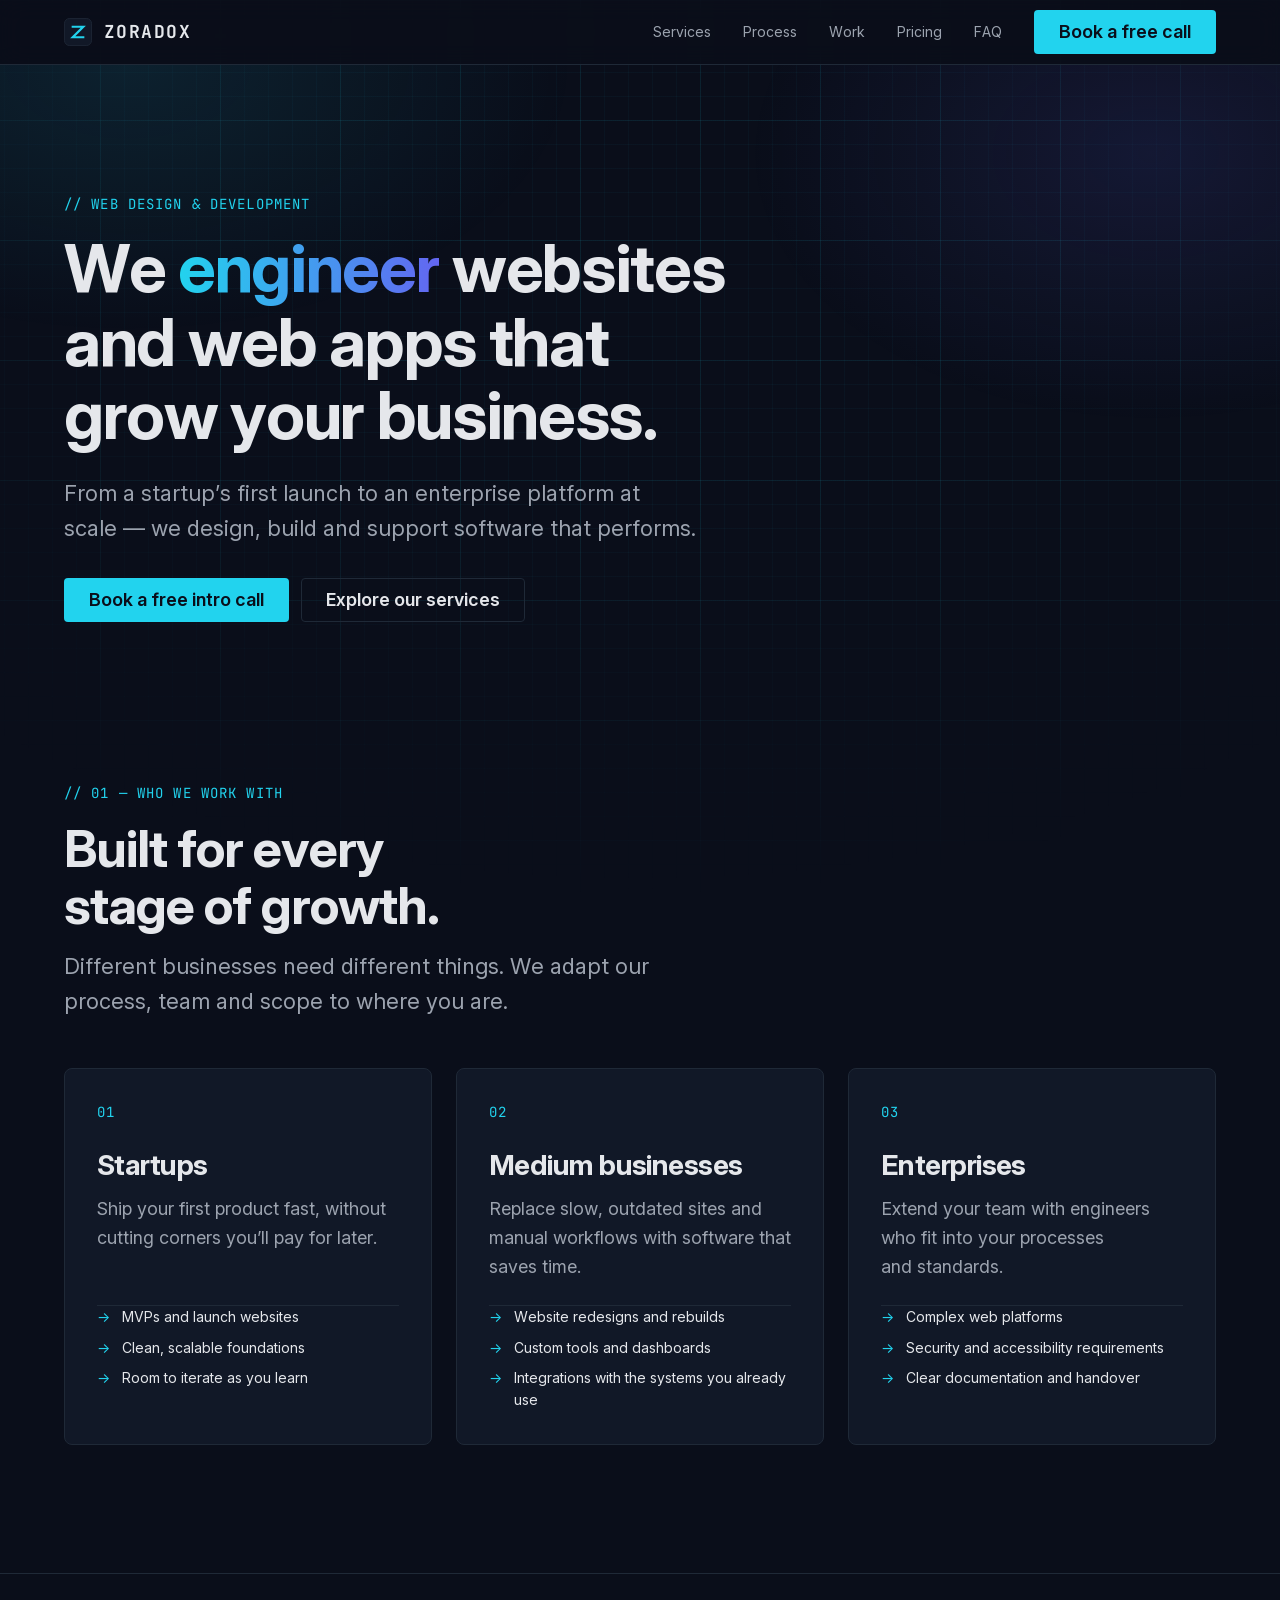
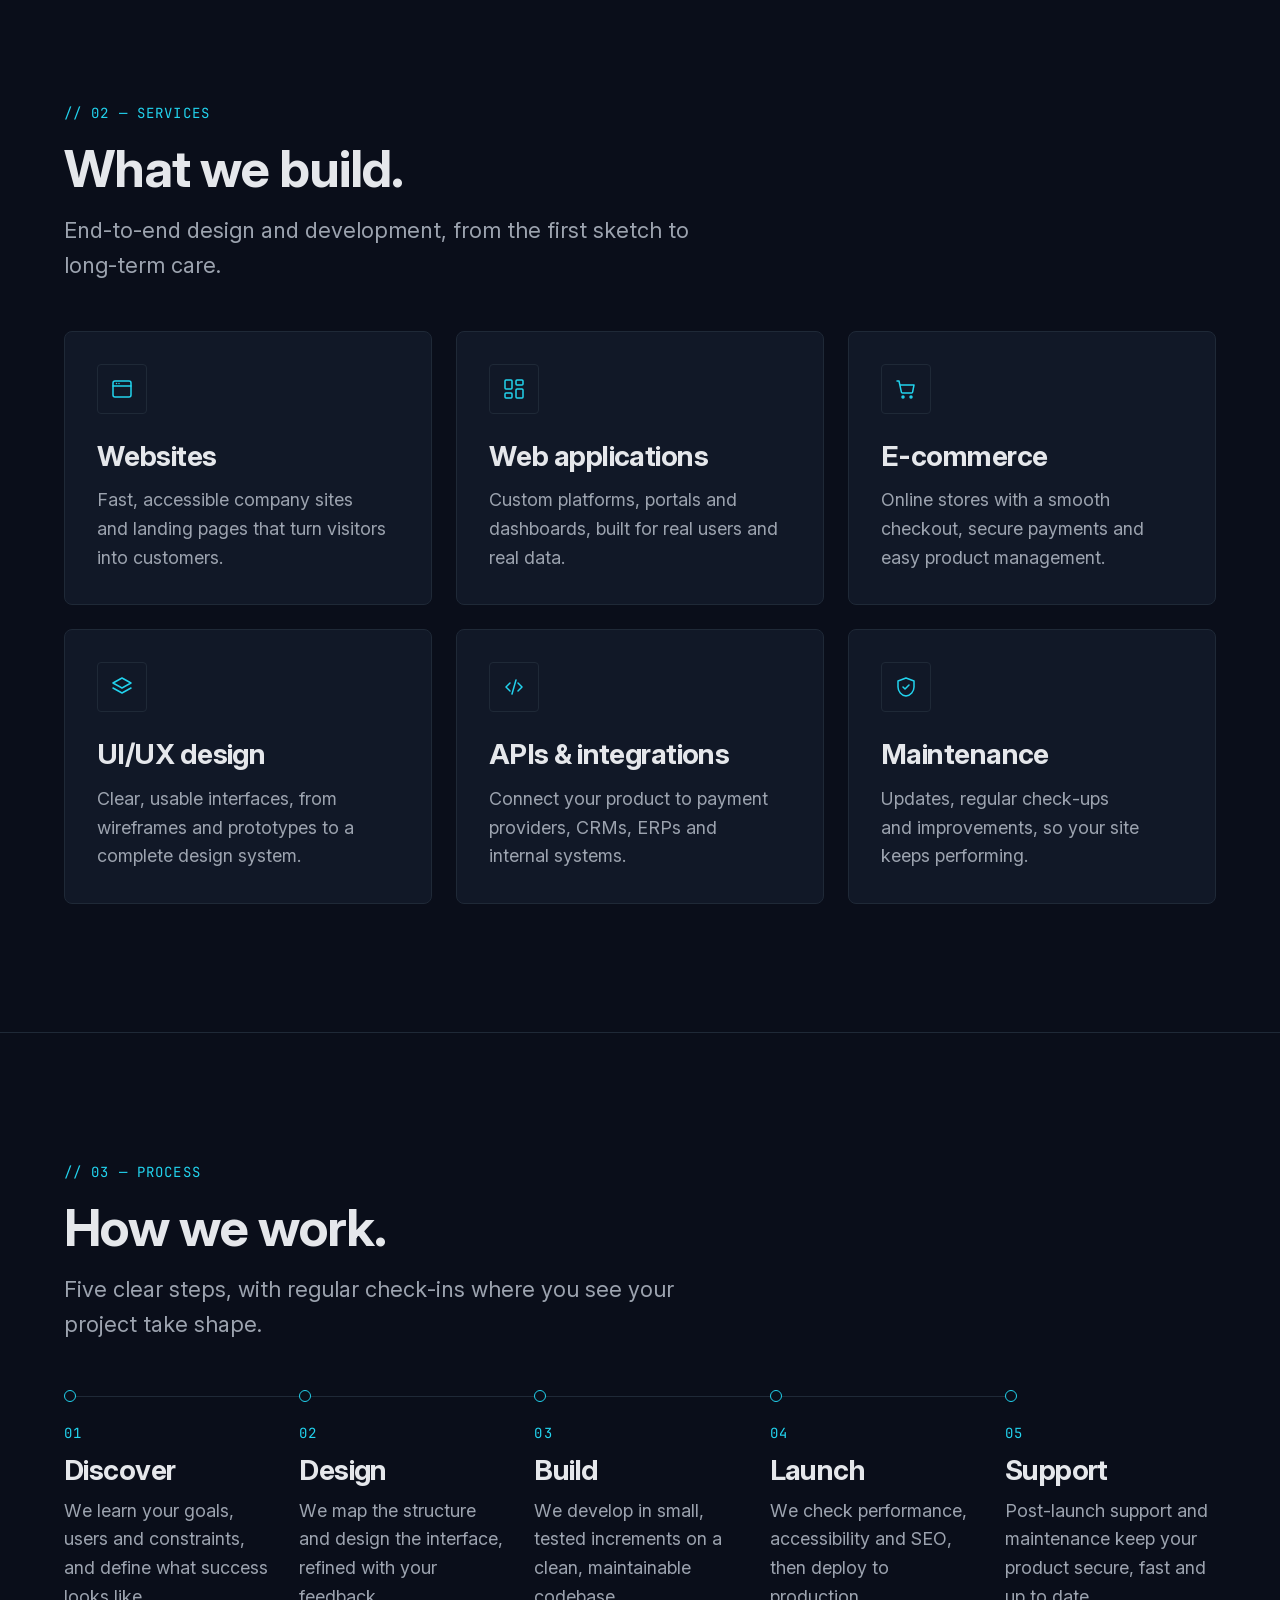
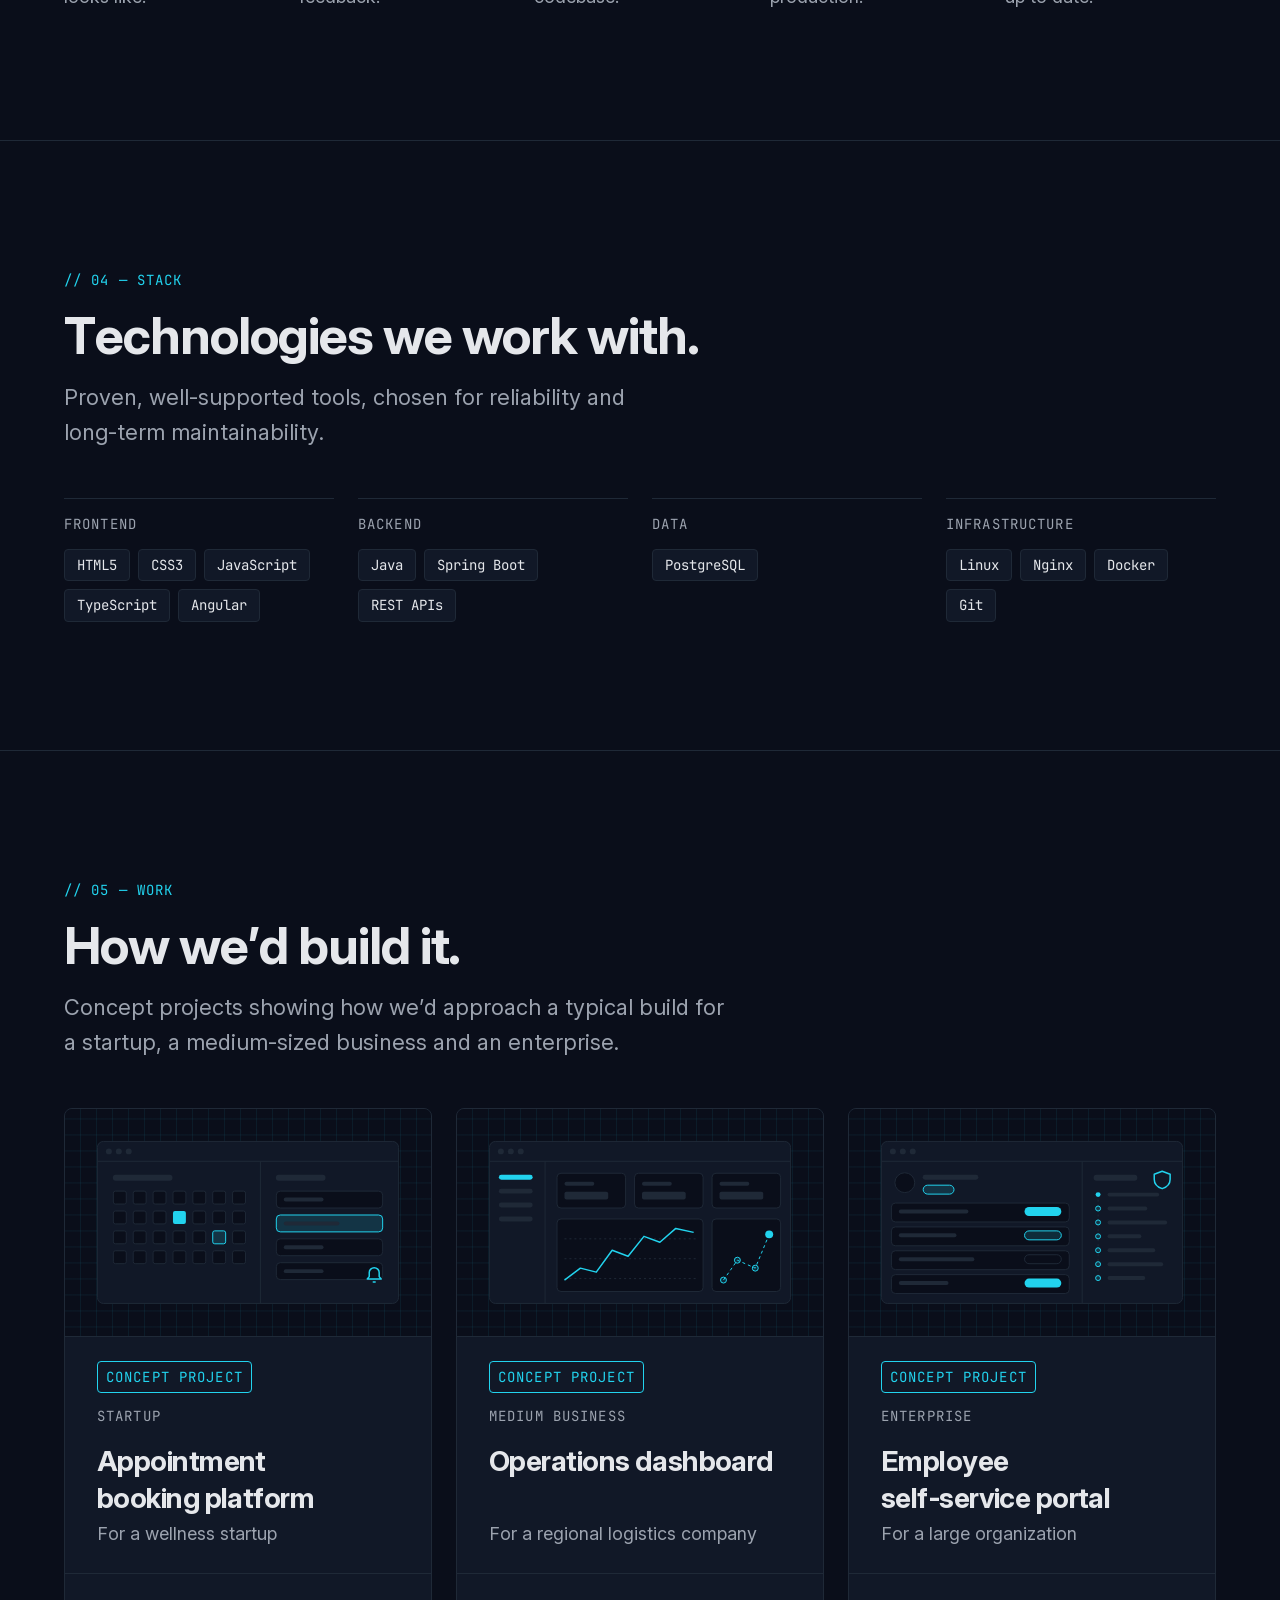
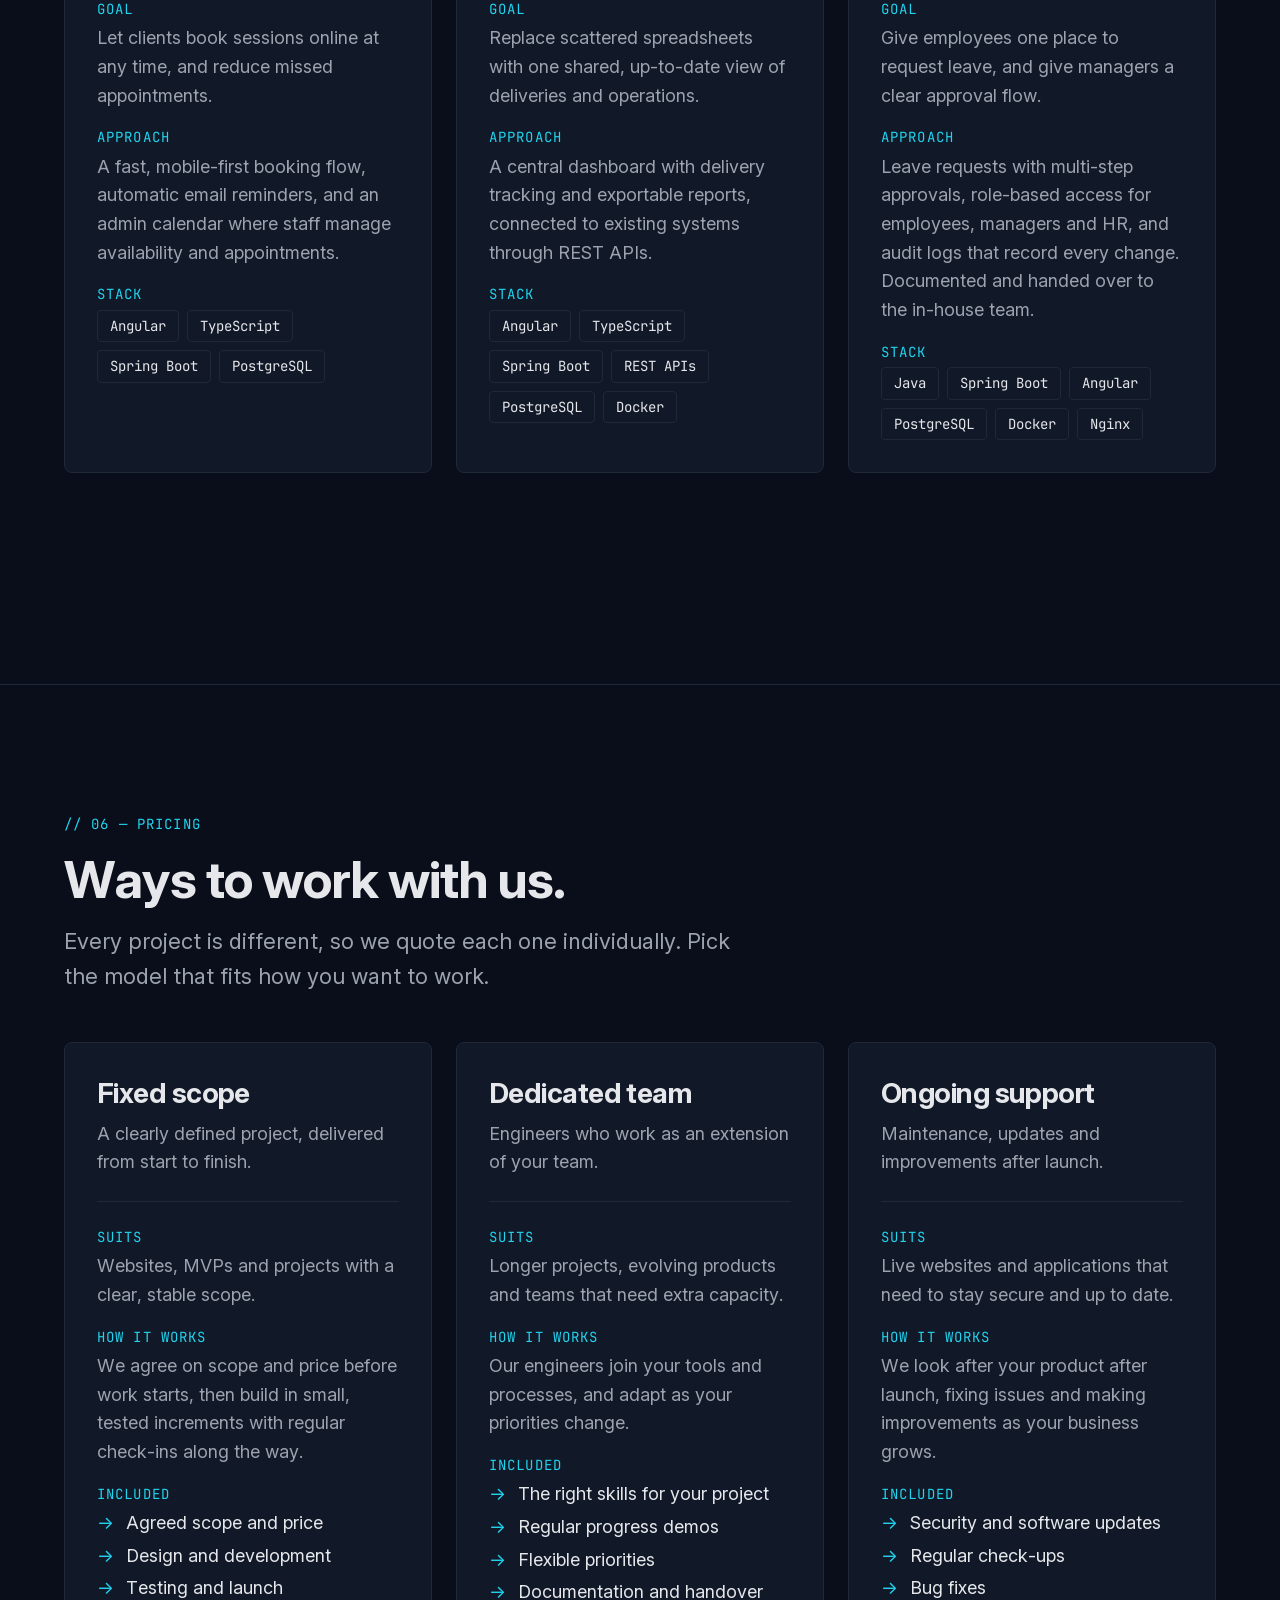
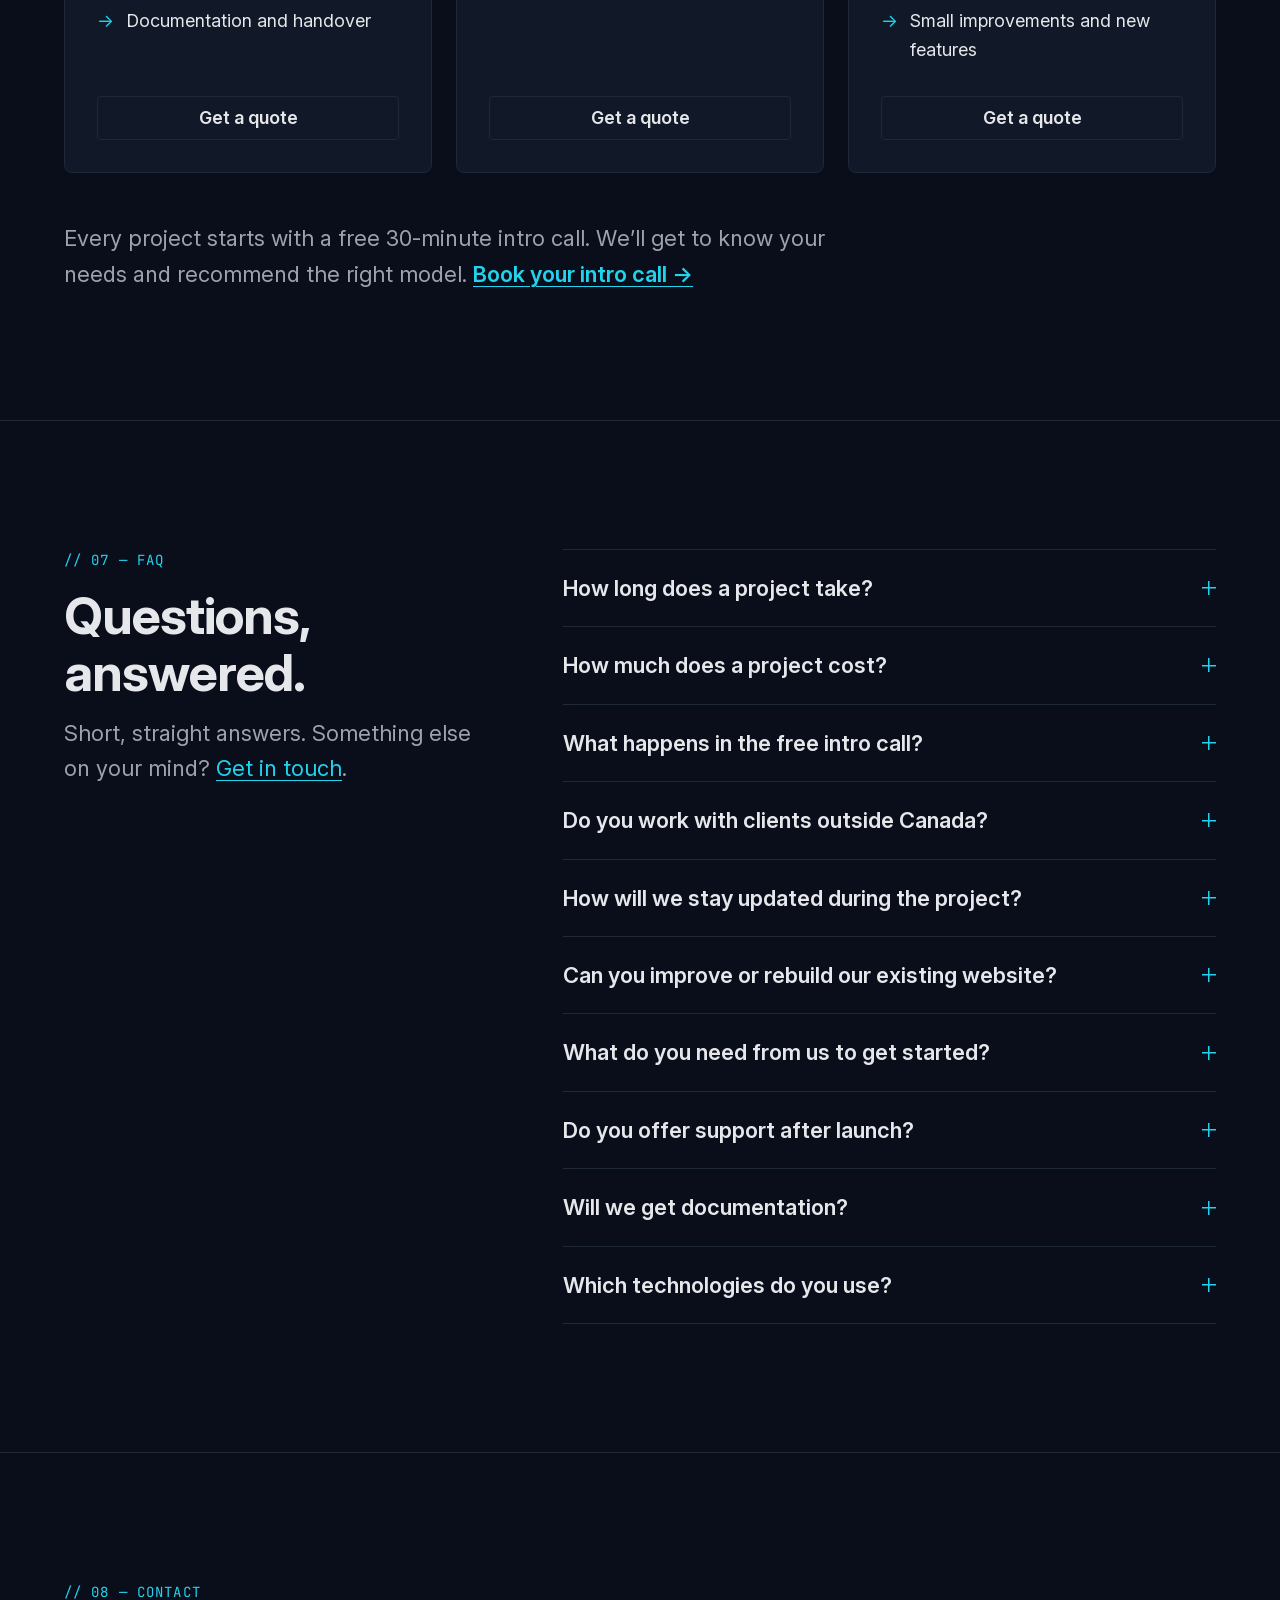
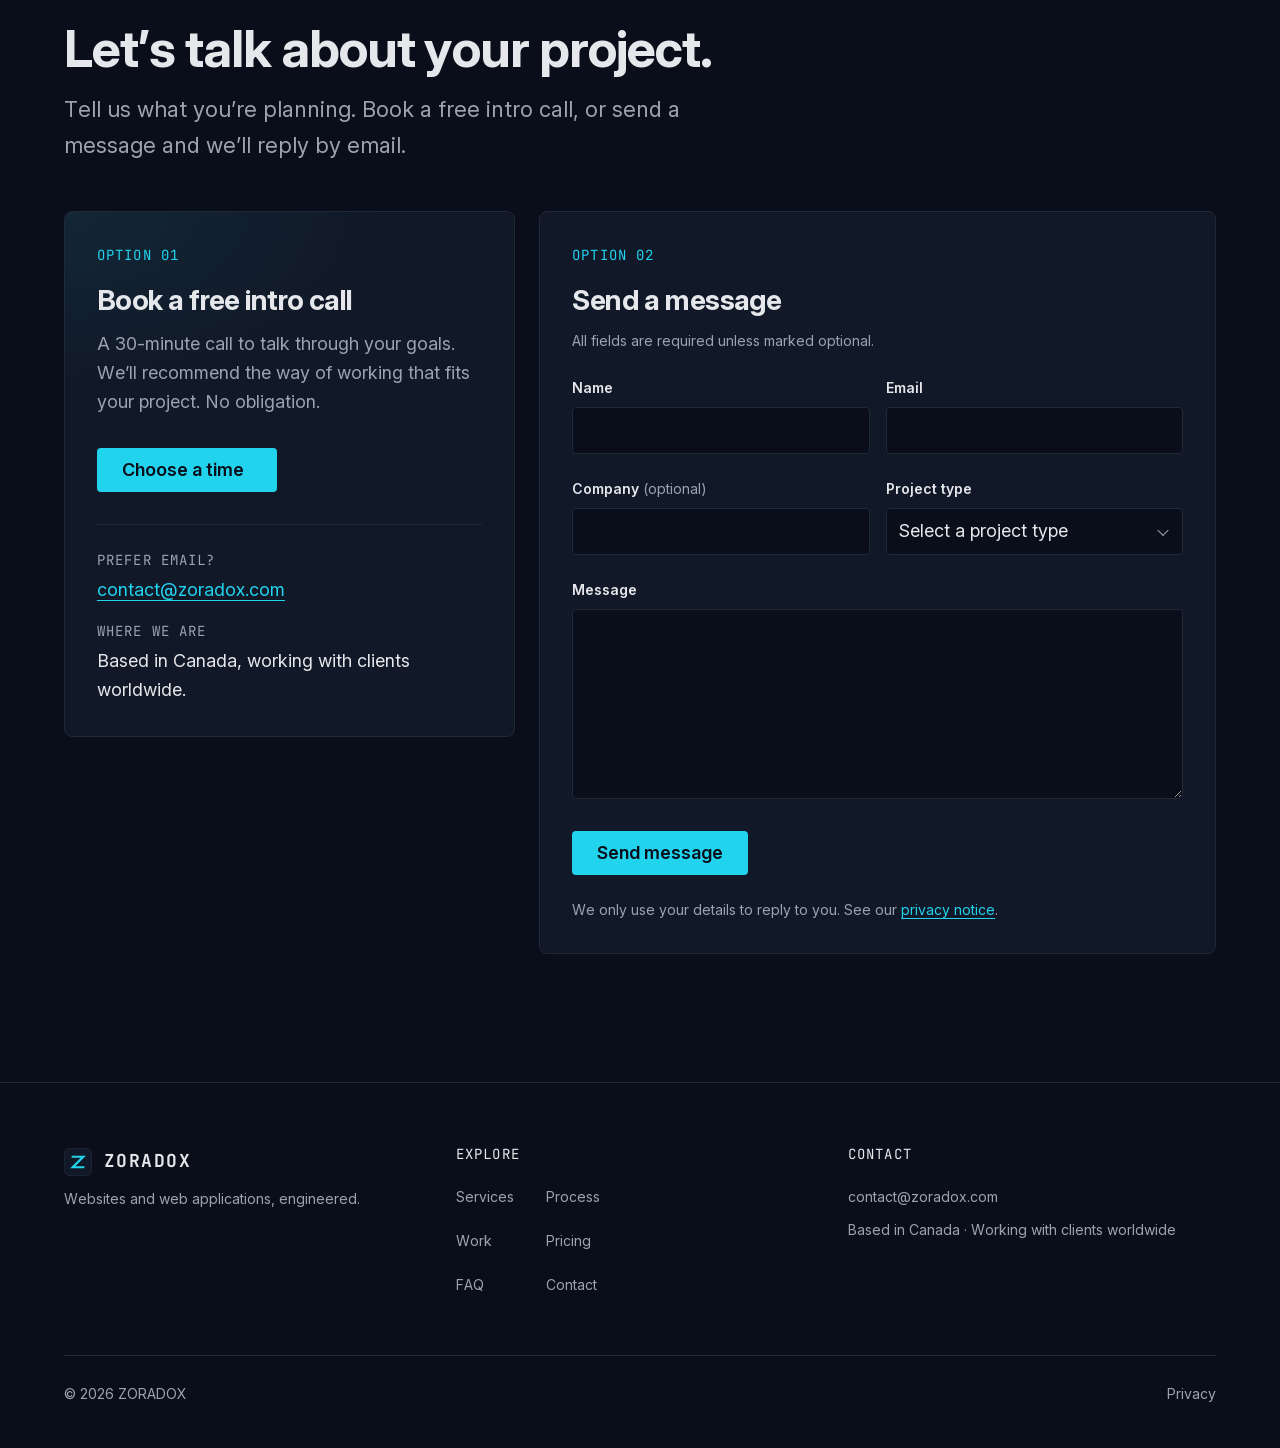
<file: site/index.html>
<!doctype html>
<html lang="en">
<head>
  <meta charset="utf-8">
  <meta name="viewport" content="width=device-width, initial-scale=1">

  <title>ZORADOX — Web Design &amp; Development for Growing Businesses</title>
  <meta name="description" content="ZORADOX designs and builds fast, reliable websites and web applications for startups, medium-sized businesses and enterprises. Book a free intro call.">
  <link rel="canonical" href="https://zoradox.com/">
  <meta name="robots" content="index, follow">
  <meta name="theme-color" content="#0A0E1A">
  <meta name="color-scheme" content="dark">

  <!-- Flag JS support before first paint, so JS-only styles apply without a flash -->
  <script>document.documentElement.classList.add("js");</script>

  <!-- Fonts: preload only the main text face -->
  <link rel="preload" href="assets/fonts/inter-var.woff2" as="font" type="font/woff2" crossorigin>

  <link rel="stylesheet" href="css/styles.css">

  <!-- Favicons -->
  <link rel="icon" href="assets/icons/favicon.ico" sizes="32x32">
  <link rel="icon" href="assets/icons/favicon.svg" type="image/svg+xml">
  <link rel="apple-touch-icon" href="assets/icons/apple-touch-icon.png">

  <!-- Open Graph -->
  <meta property="og:type" content="website">
  <meta property="og:site_name" content="ZORADOX">
  <meta property="og:title" content="ZORADOX — Websites &amp; Web Applications">
  <meta property="og:description" content="Fast, reliable websites and web apps for startups, growing businesses and enterprises. Book a free intro call.">
  <meta property="og:url" content="https://zoradox.com/">
  <meta property="og:image" content="https://zoradox.com/assets/img/og-image.png">
  <meta property="og:image:width" content="1200">
  <meta property="og:image:height" content="630">
  <meta property="og:image:alt" content="ZORADOX — websites and web applications, engineered.">
  <meta property="og:locale" content="en_US">

  <!-- Twitter / X card -->
  <meta name="twitter:card" content="summary_large_image">
  <meta name="twitter:title" content="ZORADOX — Websites &amp; Web Applications">
  <meta name="twitter:description" content="Fast, reliable websites and web apps for startups, growing businesses and enterprises. Book a free intro call.">
  <meta name="twitter:image" content="https://zoradox.com/assets/img/og-image.png">
  <meta name="twitter:image:alt" content="ZORADOX — websites and web applications, engineered.">

  <!-- Structured data -->
  <script type="application/ld+json">
  {
    "@context": "https://schema.org",
    "@graph": [
      {
        "@type": "Organization",
        "@id": "https://zoradox.com/#organization",
        "name": "ZORADOX",
        "url": "https://zoradox.com/",
        "logo": "https://zoradox.com/assets/icons/logo-512.png",
        "email": "contact@zoradox.com"
      },
      {
        "@type": "ProfessionalService",
        "@id": "https://zoradox.com/#service",
        "name": "ZORADOX",
        "url": "https://zoradox.com/",
        "image": "https://zoradox.com/assets/img/og-image.png",
        "description": "Design and development of websites and web applications for startups, medium-sized businesses and enterprises.",
        "email": "contact@zoradox.com",
        "address": {
          "@type": "PostalAddress",
          "addressCountry": "CA"
        },
        "areaServed": [
          { "@type": "Country", "name": "Canada" },
          "Worldwide"
        ],
        "parentOrganization": { "@id": "https://zoradox.com/#organization" }
      }
    ]
  }
  </script>

  <script type="module" src="js/main.js"></script>
</head>
<body>
  <a class="skip-link" href="#main">Skip to content</a>

  <!-- ===== HEADER ===== -->
  <header class="header" id="header">
    <div class="container header__inner">
      <a class="header__logo" href="/">
        <svg class="header__logo-mark" width="28" height="28" viewBox="0 0 32 32" aria-hidden="true" focusable="false">
          <rect x="0.5" y="0.5" width="31" height="31" rx="6"/>
          <path d="M10 10h12L10 22h12" fill="none" stroke-width="2.5" stroke-linecap="square"/>
        </svg>
        ZORADOX
      </a>

      <button class="header__toggle" type="button" aria-expanded="false" aria-controls="header-nav">
        <span class="header__toggle-icon" aria-hidden="true"></span>
        <span class="visually-hidden">Menu</span>
      </button>

      <nav class="header__nav" id="header-nav" aria-label="Main">
        <ul class="header__list" role="list">
          <li><a class="header__link" href="#services">Services</a></li>
          <li><a class="header__link" href="#process">Process</a></li>
          <li><a class="header__link" href="#work">Work</a></li>
          <li><a class="header__link" href="#pricing">Pricing</a></li>
          <li><a class="header__link" href="#faq">FAQ</a></li>
        </ul>
        <a class="btn btn--primary header__cta" href="#contact">Book a free call</a>
      </nav>
    </div>
  </header>

  <main id="main" tabindex="-1">
    <!-- ===== HERO ===== -->
    <section class="hero" id="hero" aria-labelledby="hero-title">
      <div class="container">
        <div class="hero__content">
          <p class="section-label"><span aria-hidden="true">// </span>Web design &amp; development</p>
          <h1 class="hero__title" id="hero-title">
            We <span class="hero__highlight">engineer</span> websites and web apps that grow your business.
          </h1>
          <p class="hero__subline">
            From a startup’s first launch to an enterprise platform at scale&nbsp;— we design,
            build and support software that performs.
          </p>
          <div class="hero__actions">
            <a class="btn btn--primary" href="#contact">Book a free intro call</a>
            <a class="btn btn--ghost" href="#services">Explore our services</a>
          </div>
        </div>
      </div>
    </section>

    <!-- ===== AUDIENCES ===== -->
    <section class="audiences section" id="audiences" aria-labelledby="audiences-title">
      <div class="container">
        <header class="section-header" data-reveal>
          <p class="section-label"><span aria-hidden="true">// </span>01 — Who we work with</p>
          <h2 class="section-header__title" id="audiences-title">Built for every stage of growth.</h2>
          <p class="section-header__intro">
            Different businesses need different things. We adapt our process, team and scope
            to where you are.
          </p>
        </header>

        <div class="audiences__grid">
          <article class="audiences__card" data-reveal>
            <p class="audiences__index" aria-hidden="true">01</p>
            <h3 class="audiences__title">Startups</h3>
            <p class="audiences__text">
              Ship your first product fast, without cutting corners you’ll pay for later.
            </p>
            <ul class="audiences__list" role="list">
              <li>MVPs and launch websites</li>
              <li>Clean, scalable foundations</li>
              <li>Room to iterate as you learn</li>
            </ul>
          </article>

          <article class="audiences__card" data-reveal>
            <p class="audiences__index" aria-hidden="true">02</p>
            <h3 class="audiences__title">Medium businesses</h3>
            <p class="audiences__text">
              Replace slow, outdated sites and manual workflows with software that saves time.
            </p>
            <ul class="audiences__list" role="list">
              <li>Website redesigns and rebuilds</li>
              <li>Custom tools and dashboards</li>
              <li>Integrations with the systems you already use</li>
            </ul>
          </article>

          <article class="audiences__card" data-reveal>
            <p class="audiences__index" aria-hidden="true">03</p>
            <h3 class="audiences__title">Enterprises</h3>
            <p class="audiences__text">
              Extend your team with engineers who fit into your processes and standards.
            </p>
            <ul class="audiences__list" role="list">
              <li>Complex web platforms</li>
              <li>Security and accessibility requirements</li>
              <li>Clear documentation and handover</li>
            </ul>
          </article>
        </div>
      </div>
    </section>

    <!-- ===== SERVICES ===== -->
    <section class="services section" id="services" aria-labelledby="services-title">
      <div class="container">
        <header class="section-header" data-reveal>
          <p class="section-label"><span aria-hidden="true">// </span>02 — Services</p>
          <h2 class="section-header__title" id="services-title">What we build.</h2>
          <p class="section-header__intro">
            End-to-end design and development, from the first sketch to long‑term care.
          </p>
        </header>

        <ul class="services__grid" role="list">
          <li class="services__card" data-reveal>
            <svg class="services__icon" width="24" height="24" viewBox="0 0 24 24" fill="none" stroke="currentColor" stroke-width="1.5" stroke-linecap="round" stroke-linejoin="round" aria-hidden="true" focusable="false">
              <rect x="3" y="4" width="18" height="16" rx="2"/><path d="M3 9h18M6.5 6.5h.01M9 6.5h.01"/>
            </svg>
            <h3 class="services__title">Websites</h3>
            <p class="services__text">
              Fast, accessible company sites and landing pages that turn visitors into customers.
            </p>
          </li>

          <li class="services__card" data-reveal>
            <svg class="services__icon" width="24" height="24" viewBox="0 0 24 24" fill="none" stroke="currentColor" stroke-width="1.5" stroke-linecap="round" stroke-linejoin="round" aria-hidden="true" focusable="false">
              <rect x="3" y="3" width="7" height="9" rx="1"/><rect x="14" y="3" width="7" height="5" rx="1"/><rect x="14" y="12" width="7" height="9" rx="1"/><rect x="3" y="16" width="7" height="5" rx="1"/>
            </svg>
            <h3 class="services__title">Web applications</h3>
            <p class="services__text">
              Custom platforms, portals and dashboards, built for real users and real data.
            </p>
          </li>

          <li class="services__card" data-reveal>
            <svg class="services__icon" width="24" height="24" viewBox="0 0 24 24" fill="none" stroke="currentColor" stroke-width="1.5" stroke-linecap="round" stroke-linejoin="round" aria-hidden="true" focusable="false">
              <path d="M3 4h2l2.4 11.2a1 1 0 0 0 1 .8h9.2a1 1 0 0 0 1-.8L20 8H6"/><circle cx="9" cy="20" r="1"/><circle cx="17" cy="20" r="1"/>
            </svg>
            <h3 class="services__title">E-commerce</h3>
            <p class="services__text">
              Online stores with a smooth checkout, secure payments and easy product management.
            </p>
          </li>

          <li class="services__card" data-reveal>
            <svg class="services__icon" width="24" height="24" viewBox="0 0 24 24" fill="none" stroke="currentColor" stroke-width="1.5" stroke-linecap="round" stroke-linejoin="round" aria-hidden="true" focusable="false">
              <path d="M12 3 3 8l9 5 9-5-9-5Z"/><path d="m3 13 9 5 9-5"/>
            </svg>
            <h3 class="services__title">UI/UX design</h3>
            <p class="services__text">
              Clear, usable interfaces, from wireframes and prototypes to a complete design system.
            </p>
          </li>

          <li class="services__card" data-reveal>
            <svg class="services__icon" width="24" height="24" viewBox="0 0 24 24" fill="none" stroke="currentColor" stroke-width="1.5" stroke-linecap="round" stroke-linejoin="round" aria-hidden="true" focusable="false">
              <path d="m8 8-4 4 4 4M16 8l4 4-4 4M14 5l-4 14"/>
            </svg>
            <h3 class="services__title">APIs &amp; integrations</h3>
            <p class="services__text">
              Connect your product to payment providers, CRMs, ERPs and internal systems.
            </p>
          </li>

          <li class="services__card" data-reveal>
            <svg class="services__icon" width="24" height="24" viewBox="0 0 24 24" fill="none" stroke="currentColor" stroke-width="1.5" stroke-linecap="round" stroke-linejoin="round" aria-hidden="true" focusable="false">
              <path d="M12 3 4 6v6c0 4.5 3.4 8.2 8 9 4.6-.8 8-4.5 8-9V6l-8-3Z"/><path d="m9 12 2 2 4-4"/>
            </svg>
            <h3 class="services__title">Maintenance</h3>
            <p class="services__text">
              Updates, regular check-ups and improvements, so your site keeps performing.
            </p>
          </li>
        </ul>
      </div>
    </section>

    <!-- ===== PROCESS ===== -->
    <section class="process section" id="process" aria-labelledby="process-title">
      <div class="container">
        <header class="section-header" data-reveal>
          <p class="section-label"><span aria-hidden="true">// </span>03 — Process</p>
          <h2 class="section-header__title" id="process-title">How we work.</h2>
          <p class="section-header__intro">
            Five clear steps, with regular check-ins where you see your project take shape.
          </p>
        </header>

        <ol class="process__steps" role="list">
          <li class="process__step" data-reveal>
            <p class="process__index" aria-hidden="true">01</p>
            <h3 class="process__title">Discover</h3>
            <p class="process__text">We learn your goals, users and constraints, and define what success looks like.</p>
          </li>
          <li class="process__step" data-reveal>
            <p class="process__index" aria-hidden="true">02</p>
            <h3 class="process__title">Design</h3>
            <p class="process__text">We map the structure and design the interface, refined with your feedback.</p>
          </li>
          <li class="process__step" data-reveal>
            <p class="process__index" aria-hidden="true">03</p>
            <h3 class="process__title">Build</h3>
            <p class="process__text">We develop in small, tested increments on a clean, maintainable codebase.</p>
          </li>
          <li class="process__step" data-reveal>
            <p class="process__index" aria-hidden="true">04</p>
            <h3 class="process__title">Launch</h3>
            <p class="process__text">We check performance, accessibility and SEO, then deploy to production.</p>
          </li>
          <li class="process__step" data-reveal>
            <p class="process__index" aria-hidden="true">05</p>
            <h3 class="process__title">Support</h3>
            <p class="process__text">Post-launch support and maintenance keep your product secure, fast and up to date.</p>
          </li>
        </ol>
      </div>
    </section>

    <!-- ===== STACK ===== -->
    <section class="stack section" id="stack" aria-labelledby="stack-title">
      <div class="container">
        <header class="section-header" data-reveal>
          <p class="section-label"><span aria-hidden="true">// </span>04 — Stack</p>
          <h2 class="section-header__title" id="stack-title">Technologies we work with.</h2>
          <p class="section-header__intro">
            Proven, well-supported tools, chosen for reliability and long&#8209;term maintainability.
          </p>
        </header>

        <div class="stack__groups">
          <div class="stack__group" data-reveal>
            <h3 class="stack__category">Frontend</h3>
            <ul class="stack__list" role="list">
              <li class="tag">HTML5</li>
              <li class="tag">CSS3</li>
              <li class="tag">JavaScript</li>
              <li class="tag">TypeScript</li>
              <li class="tag">Angular</li>
            </ul>
          </div>
          <div class="stack__group" data-reveal>
            <h3 class="stack__category">Backend</h3>
            <ul class="stack__list" role="list">
              <li class="tag">Java</li>
              <li class="tag">Spring Boot</li>
              <li class="tag">REST APIs</li>
            </ul>
          </div>
          <div class="stack__group" data-reveal>
            <h3 class="stack__category">Data</h3>
            <ul class="stack__list" role="list">
              <li class="tag">PostgreSQL</li>
            </ul>
          </div>
          <div class="stack__group" data-reveal>
            <h3 class="stack__category">Infrastructure</h3>
            <ul class="stack__list" role="list">
              <li class="tag">Linux</li>
              <li class="tag">Nginx</li>
              <li class="tag">Docker</li>
              <li class="tag">Git</li>
            </ul>
          </div>
        </div>
      </div>
    </section>

    <!-- ===== WORK ===== -->
    <section class="work section" id="work" aria-labelledby="work-title">
      <div class="container">
        <header class="section-header" data-reveal>
          <p class="section-label"><span aria-hidden="true">// </span>05 — Work</p>
          <h2 class="section-header__title" id="work-title">How we’d build it.</h2>
          <p class="section-header__intro">
            Concept projects showing how we’d approach a typical build for a startup,
            a medium-sized business and an enterprise.
          </p>
        </header>

        <div class="work__grid">
          <article class="work__card" aria-labelledby="work-booking-title" data-reveal>
            <div class="work__visual">
            <svg class="work__ill" width="320" height="180" viewBox="0 0 320 180" aria-hidden="true" focusable="false">
              <rect class="work__ill-frame" x="8.5" y="8.5" width="303" height="163" rx="6"/>
              <path class="work__ill-line" d="M8.5 28.5h303"/>
              <circle class="work__ill-muted" cx="20" cy="18.5" r="3"/>
              <circle class="work__ill-muted" cx="30" cy="18.5" r="3"/>
              <circle class="work__ill-muted" cx="40" cy="18.5" r="3"/>
              <rect class="work__ill-muted" x="24" y="42" width="60" height="6" rx="3"/>
              <rect class="work__ill-cell" x="24.5" y="58.5" width="13" height="13" rx="2"/>
              <rect class="work__ill-cell" x="44.5" y="58.5" width="13" height="13" rx="2"/>
              <rect class="work__ill-cell" x="64.5" y="58.5" width="13" height="13" rx="2"/>
              <rect class="work__ill-cell" x="84.5" y="58.5" width="13" height="13" rx="2"/>
              <rect class="work__ill-cell" x="104.5" y="58.5" width="13" height="13" rx="2"/>
              <rect class="work__ill-cell" x="124.5" y="58.5" width="13" height="13" rx="2"/>
              <rect class="work__ill-cell" x="144.5" y="58.5" width="13" height="13" rx="2"/>
              <rect class="work__ill-cell" x="24.5" y="78.5" width="13" height="13" rx="2"/>
              <rect class="work__ill-cell" x="44.5" y="78.5" width="13" height="13" rx="2"/>
              <rect class="work__ill-cell" x="64.5" y="78.5" width="13" height="13" rx="2"/>
              <rect class="work__ill-accent" x="84.5" y="78.5" width="13" height="13" rx="2"/>
              <rect class="work__ill-cell" x="104.5" y="78.5" width="13" height="13" rx="2"/>
              <rect class="work__ill-cell" x="124.5" y="78.5" width="13" height="13" rx="2"/>
              <rect class="work__ill-cell" x="144.5" y="78.5" width="13" height="13" rx="2"/>
              <rect class="work__ill-cell" x="24.5" y="98.5" width="13" height="13" rx="2"/>
              <rect class="work__ill-cell" x="44.5" y="98.5" width="13" height="13" rx="2"/>
              <rect class="work__ill-cell" x="64.5" y="98.5" width="13" height="13" rx="2"/>
              <rect class="work__ill-cell" x="84.5" y="98.5" width="13" height="13" rx="2"/>
              <rect class="work__ill-cell" x="104.5" y="98.5" width="13" height="13" rx="2"/>
              <rect class="work__ill-soft" x="124.5" y="98.5" width="13" height="13" rx="2"/>
              <rect class="work__ill-cell" x="144.5" y="98.5" width="13" height="13" rx="2"/>
              <rect class="work__ill-cell" x="24.5" y="118.5" width="13" height="13" rx="2"/>
              <rect class="work__ill-cell" x="44.5" y="118.5" width="13" height="13" rx="2"/>
              <rect class="work__ill-cell" x="64.5" y="118.5" width="13" height="13" rx="2"/>
              <rect class="work__ill-cell" x="84.5" y="118.5" width="13" height="13" rx="2"/>
              <rect class="work__ill-cell" x="104.5" y="118.5" width="13" height="13" rx="2"/>
              <rect class="work__ill-cell" x="124.5" y="118.5" width="13" height="13" rx="2"/>
              <rect class="work__ill-cell" x="144.5" y="118.5" width="13" height="13" rx="2"/>
              <path class="work__ill-line" d="M172.5 28.5v143"/>
              <rect class="work__ill-muted" x="188" y="42" width="50" height="6" rx="3"/>
              <rect class="work__ill-cell" x="188.5" y="58.5" width="107" height="17" rx="4"/>
              <rect class="work__ill-muted" x="196" y="65" width="40" height="4" rx="2"/>
              <rect class="work__ill-soft" x="188.5" y="82.5" width="107" height="17" rx="4"/>
              <rect class="work__ill-muted" x="196" y="89" width="56" height="4" rx="2"/>
              <rect class="work__ill-cell" x="188.5" y="106.5" width="107" height="17" rx="4"/>
              <rect class="work__ill-muted" x="196" y="113" width="40" height="4" rx="2"/>
              <rect class="work__ill-cell" x="188.5" y="130.5" width="107" height="17" rx="4"/>
              <rect class="work__ill-muted" x="196" y="137" width="40" height="4" rx="2"/>
              <path class="work__ill-accent-line" d="M282 140.5a5 5 0 0 1 10 0v4l2 2.5h-14l2-2.5zM285.5 150h3"/>
            </svg>
            </div>
            <p class="work__meta">
              <span class="work__badge">Concept project</span>
              <span class="work__audience">Startup</span>
            </p>
            <h3 class="work__title" id="work-booking-title">Appointment booking platform</h3>
            <p class="work__context">For a wellness startup</p>
            <dl class="work__details">
              <dt>Goal</dt>
              <dd>Let clients book sessions online at any time, and reduce missed appointments.</dd>
              <dt>Approach</dt>
              <dd>A fast, mobile-first booking flow, automatic email reminders, and an admin calendar where staff manage availability and appointments.</dd>
              <dt>Stack</dt>
              <dd>
                <ul class="work__tags" role="list">
                  <li class="tag">Angular</li>
                  <li class="tag">TypeScript</li>
                  <li class="tag">Spring Boot</li>
                  <li class="tag">PostgreSQL</li>
                </ul>
              </dd>
            </dl>
          </article>

          <article class="work__card" aria-labelledby="work-dashboard-title" data-reveal>
            <div class="work__visual">
            <svg class="work__ill" width="320" height="180" viewBox="0 0 320 180" aria-hidden="true" focusable="false">
              <rect class="work__ill-frame" x="8.5" y="8.5" width="303" height="163" rx="6"/>
              <path class="work__ill-line" d="M8.5 28.5h303"/>
              <circle class="work__ill-muted" cx="20" cy="18.5" r="3"/>
              <circle class="work__ill-muted" cx="30" cy="18.5" r="3"/>
              <circle class="work__ill-muted" cx="40" cy="18.5" r="3"/>
              <path class="work__ill-line" d="M64.5 28.5v143"/>
              <rect class="work__ill-accent" x="18" y="42" width="34" height="5" rx="2.5"/>
              <rect class="work__ill-muted" x="18" y="56" width="34" height="5" rx="2.5"/>
              <rect class="work__ill-muted" x="18" y="70" width="34" height="5" rx="2.5"/>
              <rect class="work__ill-muted" x="18" y="84" width="34" height="5" rx="2.5"/>
              <rect class="work__ill-cell" x="76.5" y="40.5" width="69" height="35" rx="4"/>
              <rect class="work__ill-muted" x="84" y="49" width="30" height="4" rx="2"/>
              <rect class="work__ill-muted" x="84" y="59" width="44" height="8" rx="2"/>
              <rect class="work__ill-cell" x="154.5" y="40.5" width="69" height="35" rx="4"/>
              <rect class="work__ill-muted" x="162" y="49" width="30" height="4" rx="2"/>
              <rect class="work__ill-muted" x="162" y="59" width="44" height="8" rx="2"/>
              <rect class="work__ill-cell" x="232.5" y="40.5" width="69" height="35" rx="4"/>
              <rect class="work__ill-muted" x="240" y="49" width="30" height="4" rx="2"/>
              <rect class="work__ill-muted" x="240" y="59" width="44" height="8" rx="2"/>
              <rect class="work__ill-cell" x="76.5" y="86.5" width="147" height="73" rx="4"/>
              <path class="work__ill-grid" d="M84 106.5h132M84 126.5h132M84 146.5h132"/>
              <polyline class="work__ill-accent-line" points="84,148 100,136 116,140 132,118 148,124 164,104 180,110 196,96 214,100"/>
              <rect class="work__ill-cell" x="232.5" y="86.5" width="69" height="73" rx="4"/>
              <path class="work__ill-route" d="M244 148 258 128 276 136 290 102"/>
              <circle class="work__ill-soft" cx="244" cy="148" r="3"/>
              <circle class="work__ill-soft" cx="258" cy="128" r="3"/>
              <circle class="work__ill-soft" cx="276" cy="136" r="3"/>
              <circle class="work__ill-accent" cx="290" cy="102" r="4"/>
            </svg>
            </div>
            <p class="work__meta">
              <span class="work__badge">Concept project</span>
              <span class="work__audience">Medium business</span>
            </p>
            <h3 class="work__title" id="work-dashboard-title">Operations dashboard</h3>
            <p class="work__context">For a regional logistics company</p>
            <dl class="work__details">
              <dt>Goal</dt>
              <dd>Replace scattered spreadsheets with one shared, up-to-date view of deliveries and operations.</dd>
              <dt>Approach</dt>
              <dd>A central dashboard with delivery tracking and exportable reports, connected to existing systems through REST APIs.</dd>
              <dt>Stack</dt>
              <dd>
                <ul class="work__tags" role="list">
                  <li class="tag">Angular</li>
                  <li class="tag">TypeScript</li>
                  <li class="tag">Spring Boot</li>
                  <li class="tag">REST APIs</li>
                  <li class="tag">PostgreSQL</li>
                  <li class="tag">Docker</li>
                </ul>
              </dd>
            </dl>
          </article>

          <article class="work__card" aria-labelledby="work-portal-title" data-reveal>
            <div class="work__visual">
            <svg class="work__ill" width="320" height="180" viewBox="0 0 320 180" aria-hidden="true" focusable="false">
              <rect class="work__ill-frame" x="8.5" y="8.5" width="303" height="163" rx="6"/>
              <path class="work__ill-line" d="M8.5 28.5h303"/>
              <circle class="work__ill-muted" cx="20" cy="18.5" r="3"/>
              <circle class="work__ill-muted" cx="30" cy="18.5" r="3"/>
              <circle class="work__ill-muted" cx="40" cy="18.5" r="3"/>
              <circle class="work__ill-cell" cx="32" cy="50" r="10"/>
              <rect class="work__ill-muted" x="50" y="42" width="56" height="5" rx="2.5"/>
              <rect class="work__ill-soft" x="50.5" y="52.5" width="31" height="9" rx="4.5"/>
              <rect class="work__ill-cell" x="18.5" y="70.5" width="179" height="19" rx="4"/>
              <rect class="work__ill-muted" x="26" y="77" width="70" height="4" rx="2"/>
              <rect class="work__ill-accent" x="152.5" y="74.5" width="37" height="9" rx="4.5"/>
              <rect class="work__ill-cell" x="18.5" y="94.5" width="179" height="19" rx="4"/>
              <rect class="work__ill-muted" x="26" y="101" width="58" height="4" rx="2"/>
              <rect class="work__ill-soft" x="152.5" y="98.5" width="37" height="9" rx="4.5"/>
              <rect class="work__ill-cell" x="18.5" y="118.5" width="179" height="19" rx="4"/>
              <rect class="work__ill-muted" x="26" y="125" width="76" height="4" rx="2"/>
              <rect class="work__ill-cell" x="152.5" y="122.5" width="37" height="9" rx="4.5"/>
              <rect class="work__ill-cell" x="18.5" y="142.5" width="179" height="19" rx="4"/>
              <rect class="work__ill-muted" x="26" y="149" width="50" height="4" rx="2"/>
              <rect class="work__ill-accent" x="152.5" y="146.5" width="37" height="9" rx="4.5"/>
              <path class="work__ill-line" d="M210.5 28.5v143"/>
              <rect class="work__ill-muted" x="222" y="42" width="44" height="6" rx="3"/>
              <path class="work__ill-accent-line" d="M291 38.5l8 3v5c0 4.5-3.4 8-8 9.5-4.6-1.5-8-5-8-9.5v-5z"/>
              <path class="work__ill-grid" d="M226.5 62v86"/>
              <circle class="work__ill-accent" cx="226.5" cy="62" r="2.5"/>
              <rect class="work__ill-muted" x="236" y="60" width="52" height="4" rx="2"/>
              <circle class="work__ill-soft" cx="226.5" cy="76" r="2.5"/>
              <rect class="work__ill-muted" x="236" y="74" width="40" height="4" rx="2"/>
              <circle class="work__ill-soft" cx="226.5" cy="90" r="2.5"/>
              <rect class="work__ill-muted" x="236" y="88" width="60" height="4" rx="2"/>
              <circle class="work__ill-soft" cx="226.5" cy="104" r="2.5"/>
              <rect class="work__ill-muted" x="236" y="102" width="34" height="4" rx="2"/>
              <circle class="work__ill-soft" cx="226.5" cy="118" r="2.5"/>
              <rect class="work__ill-muted" x="236" y="116" width="48" height="4" rx="2"/>
              <circle class="work__ill-soft" cx="226.5" cy="132" r="2.5"/>
              <rect class="work__ill-muted" x="236" y="130" width="56" height="4" rx="2"/>
              <circle class="work__ill-soft" cx="226.5" cy="146" r="2.5"/>
              <rect class="work__ill-muted" x="236" y="144" width="38" height="4" rx="2"/>
            </svg>
            </div>
            <p class="work__meta">
              <span class="work__badge">Concept project</span>
              <span class="work__audience">Enterprise</span>
            </p>
            <h3 class="work__title" id="work-portal-title">Employee self&#8209;service portal</h3>
            <p class="work__context">For a large organization</p>
            <dl class="work__details">
              <dt>Goal</dt>
              <dd>Give employees one place to request leave, and give managers a clear approval flow.</dd>
              <dt>Approach</dt>
              <dd>Leave requests with multi-step approvals, role-based access for employees, managers and HR, and audit logs that record every change. Documented and handed over to the in-house team.</dd>
              <dt>Stack</dt>
              <dd>
                <ul class="work__tags" role="list">
                  <li class="tag">Java</li>
                  <li class="tag">Spring Boot</li>
                  <li class="tag">Angular</li>
                  <li class="tag">PostgreSQL</li>
                  <li class="tag">Docker</li>
                  <li class="tag">Nginx</li>
                </ul>
              </dd>
            </dl>
          </article>
        </div>

        <p class="work__cta" data-reveal>
          Planning something similar?
          <a class="work__cta-link" href="#contact">Tell us about your project<span aria-hidden="true"> →</span></a>
        </p>
      </div>
    </section>


    <!-- ===== PRICING ===== -->
    <section class="pricing section" id="pricing" aria-labelledby="pricing-title">
      <div class="container">
        <header class="section-header" data-reveal>
          <p class="section-label"><span aria-hidden="true">// </span>06 — Pricing</p>
          <h2 class="section-header__title" id="pricing-title">Ways to work with us.</h2>
          <p class="section-header__intro">
            Every project is different, so we quote each one individually. Pick the model
            that fits how you want to work.
          </p>
        </header>

        <div class="pricing__grid">
          <article class="pricing__card" aria-labelledby="pricing-fixed-title" data-reveal>
            <h3 class="pricing__title" id="pricing-fixed-title">Fixed scope</h3>
            <p class="pricing__summary">A clearly defined project, delivered from start to finish.</p>
            <dl class="pricing__details">
              <dt>Suits</dt>
              <dd>Websites, MVPs and projects with a clear, stable scope.</dd>
              <dt>How it works</dt>
              <dd>We agree on scope and price before work starts, then build in small, tested increments with regular check-ins along the way.</dd>
              <dt>Included</dt>
              <dd>
                <ul class="pricing__list" role="list">
                  <li>Agreed scope and price</li>
                  <li>Design and development</li>
                  <li>Testing and launch</li>
                  <li>Documentation and handover</li>
                </ul>
              </dd>
            </dl>
            <a class="btn btn--ghost pricing__cta" href="#contact">Get a quote<span class="visually-hidden"> for fixed scope</span></a>
          </article>

          <article class="pricing__card" aria-labelledby="pricing-team-title" data-reveal>
            <h3 class="pricing__title" id="pricing-team-title">Dedicated team</h3>
            <p class="pricing__summary">Engineers who work as an extension of your team.</p>
            <dl class="pricing__details">
              <dt>Suits</dt>
              <dd>Longer projects, evolving products and teams that need extra capacity.</dd>
              <dt>How it works</dt>
              <dd>Our engineers join your tools and processes, and adapt as your priorities change.</dd>
              <dt>Included</dt>
              <dd>
                <ul class="pricing__list" role="list">
                  <li>The right skills for your project</li>
                  <li>Regular progress demos</li>
                  <li>Flexible priorities</li>
                  <li>Documentation and handover</li>
                </ul>
              </dd>
            </dl>
            <a class="btn btn--ghost pricing__cta" href="#contact">Get a quote<span class="visually-hidden"> for dedicated team</span></a>
          </article>

          <article class="pricing__card" aria-labelledby="pricing-support-title" data-reveal>
            <h3 class="pricing__title" id="pricing-support-title">Ongoing support</h3>
            <p class="pricing__summary">Maintenance, updates and improvements after launch.</p>
            <dl class="pricing__details">
              <dt>Suits</dt>
              <dd>Live websites and applications that need to stay secure and up to date.</dd>
              <dt>How it works</dt>
              <dd>We look after your product after launch, fixing issues and making improvements as your business grows.</dd>
              <dt>Included</dt>
              <dd>
                <ul class="pricing__list" role="list">
                  <li>Security and software updates</li>
                  <li>Regular check-ups</li>
                  <li>Bug fixes</li>
                  <li>Small improvements and new features</li>
                </ul>
              </dd>
            </dl>
            <a class="btn btn--ghost pricing__cta" href="#contact">Get a quote<span class="visually-hidden"> for ongoing support</span></a>
          </article>
        </div>

        <p class="pricing__note" data-reveal>
          Every project starts with a free 30&#8209;minute intro call. We’ll get to know your needs
          and recommend the right model.
          <a class="pricing__note-link" href="#contact">Book your intro call<span aria-hidden="true"> →</span></a>
        </p>
      </div>
    </section>


    <!-- ===== FAQ ===== -->
    <section class="faq section" id="faq" aria-labelledby="faq-title">
      <div class="container faq__layout">
        <header class="section-header faq__header" data-reveal>
          <p class="section-label"><span aria-hidden="true">// </span>07 — FAQ</p>
          <h2 class="section-header__title" id="faq-title">Questions, answered.</h2>
          <p class="section-header__intro">
            Short, straight answers. Something else on your mind?
            <a href="#contact">Get in touch</a>.
          </p>
        </header>

        <div class="faq__list" data-reveal>
          <details class="faq__item">
            <summary class="faq__question">How long does a project take?</summary>
            <div class="faq__answer">
              <p>It depends on the scope. A focused website takes less time than a complex web application. We agree on a realistic timeline together during planning, before development starts.</p>
            </div>
          </details>

          <details class="faq__item">
            <summary class="faq__question">How much does a project cost?</summary>
            <div class="faq__answer">
              <p>Every project is quoted individually, based on its scope and the way of working that suits you. The free intro call is the first step: once we understand your needs, we can prepare a quote.</p>
            </div>
          </details>

          <details class="faq__item">
            <summary class="faq__question">What happens in the free intro call?</summary>
            <div class="faq__answer">
              <p>In 30&nbsp;minutes, we learn about your goals and what you need, then recommend the way of working that fits your project. There’s no obligation.</p>
            </div>
          </details>

          <details class="faq__item">
            <summary class="faq__question">Do you work with clients outside Canada?</summary>
            <div class="faq__answer">
              <p>Yes. We work with clients across Canada and worldwide. We work remotely and arrange meeting times to suit your time zone.</p>
            </div>
          </details>

          <details class="faq__item">
            <summary class="faq__question">How will we stay updated during the project?</summary>
            <div class="faq__answer">
              <p>Through regular check-ins where you see your project take shape, so you can give feedback as we go.</p>
            </div>
          </details>

          <details class="faq__item">
            <summary class="faq__question">Can you improve or rebuild our existing website?</summary>
            <div class="faq__answer">
              <p>Yes. We start by reviewing what you have, then recommend whether it’s better to improve your current site or rebuild it.</p>
            </div>
          </details>

          <details class="faq__item">
            <summary class="faq__question">What do you need from us to get started?</summary>
            <div class="faq__answer">
              <ul class="faq__points" role="list">
                <li>Your goals for the project</li>
                <li>Any existing content or brand materials</li>
                <li>Access to your current systems, if relevant</li>
                <li>One point of contact for decisions and feedback</li>
              </ul>
            </div>
          </details>

          <details class="faq__item">
            <summary class="faq__question">Do you offer support after launch?</summary>
            <div class="faq__answer">
              <p>Yes. We offer post-launch support once your project is live. For longer-term care, our <a href="#pricing">Ongoing support</a> model covers updates, regular check-ups and improvements.</p>
            </div>
          </details>

          <details class="faq__item">
            <summary class="faq__question">Will we get documentation?</summary>
            <div class="faq__answer">
              <p>Yes. We document what we build and hand it over properly, so your team can understand and maintain it.</p>
            </div>
          </details>

          <details class="faq__item">
            <summary class="faq__question">Which technologies do you use?</summary>
            <div class="faq__answer">
              <p>Proven, well-supported tools, chosen to suit each project. See <a href="#stack">the technologies we work with</a>.</p>
            </div>
          </details>
        </div>
      </div>
    </section>


    <!-- ===== CONTACT ===== -->
    <section class="contact section" id="contact" aria-labelledby="contact-title">
      <div class="container">
        <header class="section-header" data-reveal>
          <p class="section-label"><span aria-hidden="true">// </span>08 — Contact</p>
          <h2 class="section-header__title" id="contact-title">Let’s talk about your project.</h2>
          <p class="section-header__intro">
            Tell us what you’re planning. Book a free intro call, or send a message and
            we’ll reply by email.
          </p>
        </header>

        <div class="contact__grid">
          <article class="contact__card contact__card--call" aria-labelledby="contact-call-title" data-reveal>
            <p class="contact__kicker" aria-hidden="true">Option 01</p>
            <h3 class="contact__title" id="contact-call-title">Book a free intro call</h3>
            <p class="contact__text">
              A 30&#8209;minute call to talk through your goals. We’ll recommend the way of
              working that fits your project. No obligation.
            </p>
            <a class="btn btn--primary contact__call-btn" href="https://cal.com/zoradox/intro-call" target="_blank" rel="noopener">
              Choose a time<span class="visually-hidden"> for your free intro call (opens in a new tab)</span>
            </a>

            <dl class="contact__details">
              <dt>Prefer email?</dt>
              <dd><a href="mailto:contact@zoradox.com">contact@zoradox.com</a></dd>
              <dt>Where we are</dt>
              <dd>Based in Canada, working with clients worldwide.</dd>
            </dl>
          </article>

          <article class="contact__card" aria-labelledby="contact-form-title" data-reveal>
            <p class="contact__kicker" aria-hidden="true">Option 02</p>
            <h3 class="contact__title" id="contact-form-title">Send a message</h3>

            <form class="contact__form" action="https://api.web3forms.com/submit" method="POST"
                  data-success="Thanks, your message has been sent. We’ll reply to you by email."
                  data-error="Sorry, your message couldn’t be sent. Please try again, or email us at contact@zoradox.com.">
              <input type="hidden" name="access_key" value="f189591f-554b-4ec9-977c-fb60d2ab607e">
              <input type="hidden" name="redirect" value="https://zoradox.com/thank-you.html">
              <input type="checkbox" name="botcheck" class="contact__honeypot" hidden tabindex="-1" aria-hidden="true" autocomplete="off">

              <p class="contact__note">All fields are required unless marked optional.</p>

              <div class="contact__fields">
                <div class="contact__field">
                  <label class="contact__label" for="contact-name">Name</label>
                  <input class="contact__input" id="contact-name" name="name" type="text"
                         autocomplete="name" maxlength="100" required
                         aria-describedby="contact-name-error"
                         data-error-required="Please enter your name.">
                  <p class="contact__error" id="contact-name-error"></p>
                </div>

                <div class="contact__field">
                  <label class="contact__label" for="contact-email">Email</label>
                  <input class="contact__input" id="contact-email" name="email" type="email"
                         autocomplete="email" maxlength="200" required
                         aria-describedby="contact-email-error"
                         data-error-required="Please enter your email address."
                         data-error-type="Please enter a valid email address, like name@company.com.">
                  <p class="contact__error" id="contact-email-error"></p>
                </div>

                <div class="contact__field">
                  <label class="contact__label" for="contact-company">
                    Company <span class="contact__optional">(optional)</span>
                  </label>
                  <input class="contact__input" id="contact-company" name="company" type="text"
                         autocomplete="organization" maxlength="100">
                </div>

                <div class="contact__field">
                  <label class="contact__label" for="contact-project">Project type</label>
                  <div class="contact__select">
                    <select class="contact__input" id="contact-project" name="project_type" required
                            aria-describedby="contact-project-error"
                            data-error-required="Please choose a project type.">
                      <option value="">Select a project type</option>
                      <option>Website</option>
                      <option>Web application</option>
                      <option>E-commerce</option>
                      <option>UI/UX design</option>
                      <option>APIs &amp; integrations</option>
                      <option>Ongoing support</option>
                      <option>Other</option>
                    </select>
                  </div>
                  <p class="contact__error" id="contact-project-error"></p>
                </div>

                <div class="contact__field contact__field--full">
                  <label class="contact__label" for="contact-message">Message</label>
                  <textarea class="contact__input contact__textarea" id="contact-message" name="message"
                            rows="6" maxlength="5000" required
                            aria-describedby="contact-message-error"
                            data-error-required="Please tell us a little about your project."></textarea>
                  <p class="contact__error" id="contact-message-error"></p>
                </div>
              </div>

              <div class="contact__actions">
                <button class="btn btn--primary contact__submit" type="submit" data-sending="Sending…">Send message</button>
                <p class="contact__status" role="status"></p>
              </div>

              <p class="contact__privacy">
                We only use your details to reply to you. See our <a href="privacy.html">privacy notice</a>.
              </p>
            </form>
          </article>
        </div>
      </div>
    </section>
  </main>

  <!-- ===== FOOTER ===== -->
  <footer class="footer" id="footer">
    <div class="container">
      <div class="footer__grid">
        <div class="footer__brand">
          <a class="footer__logo" href="/">
            <svg class="footer__logo-mark" width="28" height="28" viewBox="0 0 32 32" aria-hidden="true" focusable="false">
              <rect x="0.5" y="0.5" width="31" height="31" rx="6"/>
              <path d="M10 10h12L10 22h12" fill="none" stroke-width="2.5" stroke-linecap="square"/>
            </svg>
            ZORADOX
          </a>
          <p class="footer__tagline">Websites and web applications, engineered.</p>
        </div>

        <nav class="footer__nav" aria-label="Footer">
          <h2 class="footer__heading">Explore</h2>
          <ul class="footer__list" role="list">
            <li><a class="footer__link" href="#services">Services</a></li>
            <li><a class="footer__link" href="#process">Process</a></li>
            <li><a class="footer__link" href="#work">Work</a></li>
            <li><a class="footer__link" href="#pricing">Pricing</a></li>
            <li><a class="footer__link" href="#faq">FAQ</a></li>
            <li><a class="footer__link" href="#contact">Contact</a></li>
          </ul>
        </nav>

        <div class="footer__contact">
          <h2 class="footer__heading">Contact</h2>
          <p><a class="footer__link" href="mailto:contact@zoradox.com">contact@zoradox.com</a></p>
          <p class="footer__location">Based in Canada · Working with clients worldwide</p>
        </div>
      </div>

      <div class="footer__bottom">
        <p>© 2026 ZORADOX</p>
        <a class="footer__link" href="privacy.html">Privacy</a>
      </div>
    </div>
  </footer>
</body>
</html>
</file>
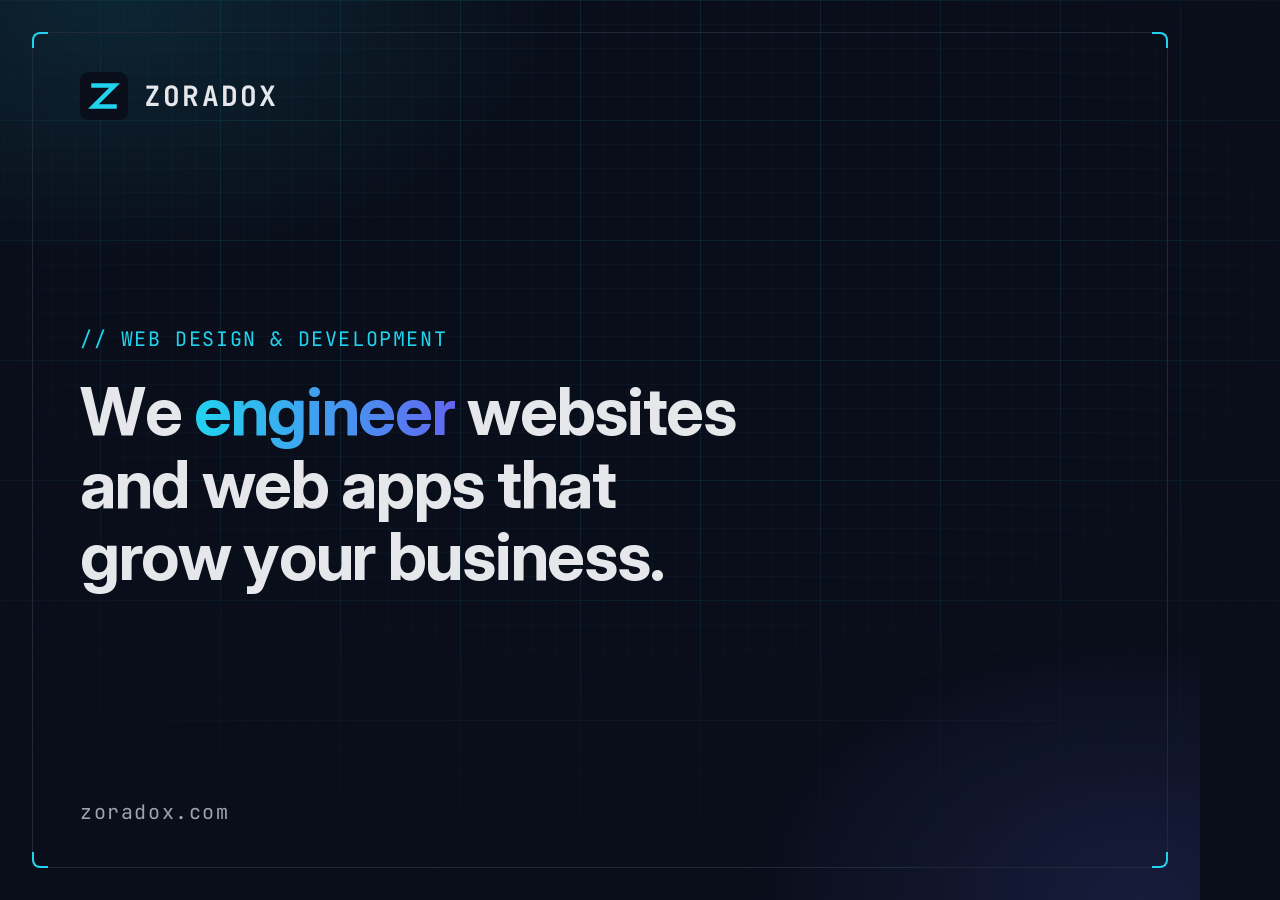
<file: design/og-image.html>
<!doctype html>
<!-- Template for site/assets/img/og-image.png (1200×630).
     Rendered by design/generate-images.sh; uses the site's own tokens and fonts. -->
<html lang="en">
<head>
  <meta charset="utf-8">
  <title>OG image template</title>
  <link rel="preload" href="/site/assets/fonts/inter-var.woff2" as="font" type="font/woff2" crossorigin>
  <link rel="preload" href="/site/assets/fonts/jetbrains-mono-var.woff2" as="font" type="font/woff2" crossorigin>
  <link rel="stylesheet" href="/site/css/styles.css">
  <style>
    html, body {
      width: 1200px;
      height: 630px;
      overflow: hidden;
    }

    .og {
      position: relative;
      display: flex;
      flex-direction: column;
      justify-content: space-between;
      height: 100%;
      padding: 72px 80px;
      background:
        radial-gradient(40rem 24rem at 10% 0%,
          color-mix(in srgb, var(--color-accent) 12%, transparent), transparent 70%),
        radial-gradient(36rem 24rem at 95% 100%,
          color-mix(in srgb, var(--color-accent-2) 16%, transparent), transparent 70%);
    }

    /* Thin inset frame with accent corner ticks */
    .og::before {
      content: "";
      position: absolute;
      inset: 32px;
      border: var(--border);
      border-radius: var(--radius-md);
      pointer-events: none;
    }

    .og__corner {
      position: absolute;
      width: 16px;
      height: 16px;
      border: 0 solid var(--color-accent);
    }
    .og__corner--tl { top: 32px;    left: 32px;  border-top-width: 2px;    border-left-width: 2px;  border-top-left-radius: var(--radius-md); }
    .og__corner--tr { top: 32px;    right: 32px; border-top-width: 2px;    border-right-width: 2px; border-top-right-radius: var(--radius-md); }
    .og__corner--bl { bottom: 32px; left: 32px;  border-bottom-width: 2px; border-left-width: 2px;  border-bottom-left-radius: var(--radius-md); }
    .og__corner--br { bottom: 32px; right: 32px; border-bottom-width: 2px; border-right-width: 2px; border-bottom-right-radius: var(--radius-md); }

    .og__brand {
      display: flex;
      align-items: center;
      gap: 16px;
      font-family: var(--font-mono);
      font-size: 28px;
      font-weight: 700;
      letter-spacing: var(--tracking-mono);
    }

    .og__label {
      margin-bottom: 20px;
      font-size: 20px;
    }

    .og__title {
      max-width: 19ch;
      font-size: 66px;
    }

    .og__url {
      font-family: var(--font-mono);
      font-size: 20px;
      letter-spacing: var(--tracking-mono);
      color: var(--color-muted);
    }
  </style>
</head>
<body>
  <div class="og">
    <span class="og__corner og__corner--tl"></span>
    <span class="og__corner og__corner--tr"></span>
    <span class="og__corner og__corner--bl"></span>
    <span class="og__corner og__corner--br"></span>

    <div class="og__brand">
      <img src="/site/assets/icons/favicon.svg" width="48" height="48" alt="">
      ZORADOX
    </div>

    <div>
      <p class="section-label og__label">// Web design &amp; development</p>
      <h1 class="og__title">We <span class="hero__highlight">engineer</span> websites and web apps that grow your business.</h1>
    </div>

    <p class="og__url">zoradox.com</p>
  </div>
</body>
</html>
</file>
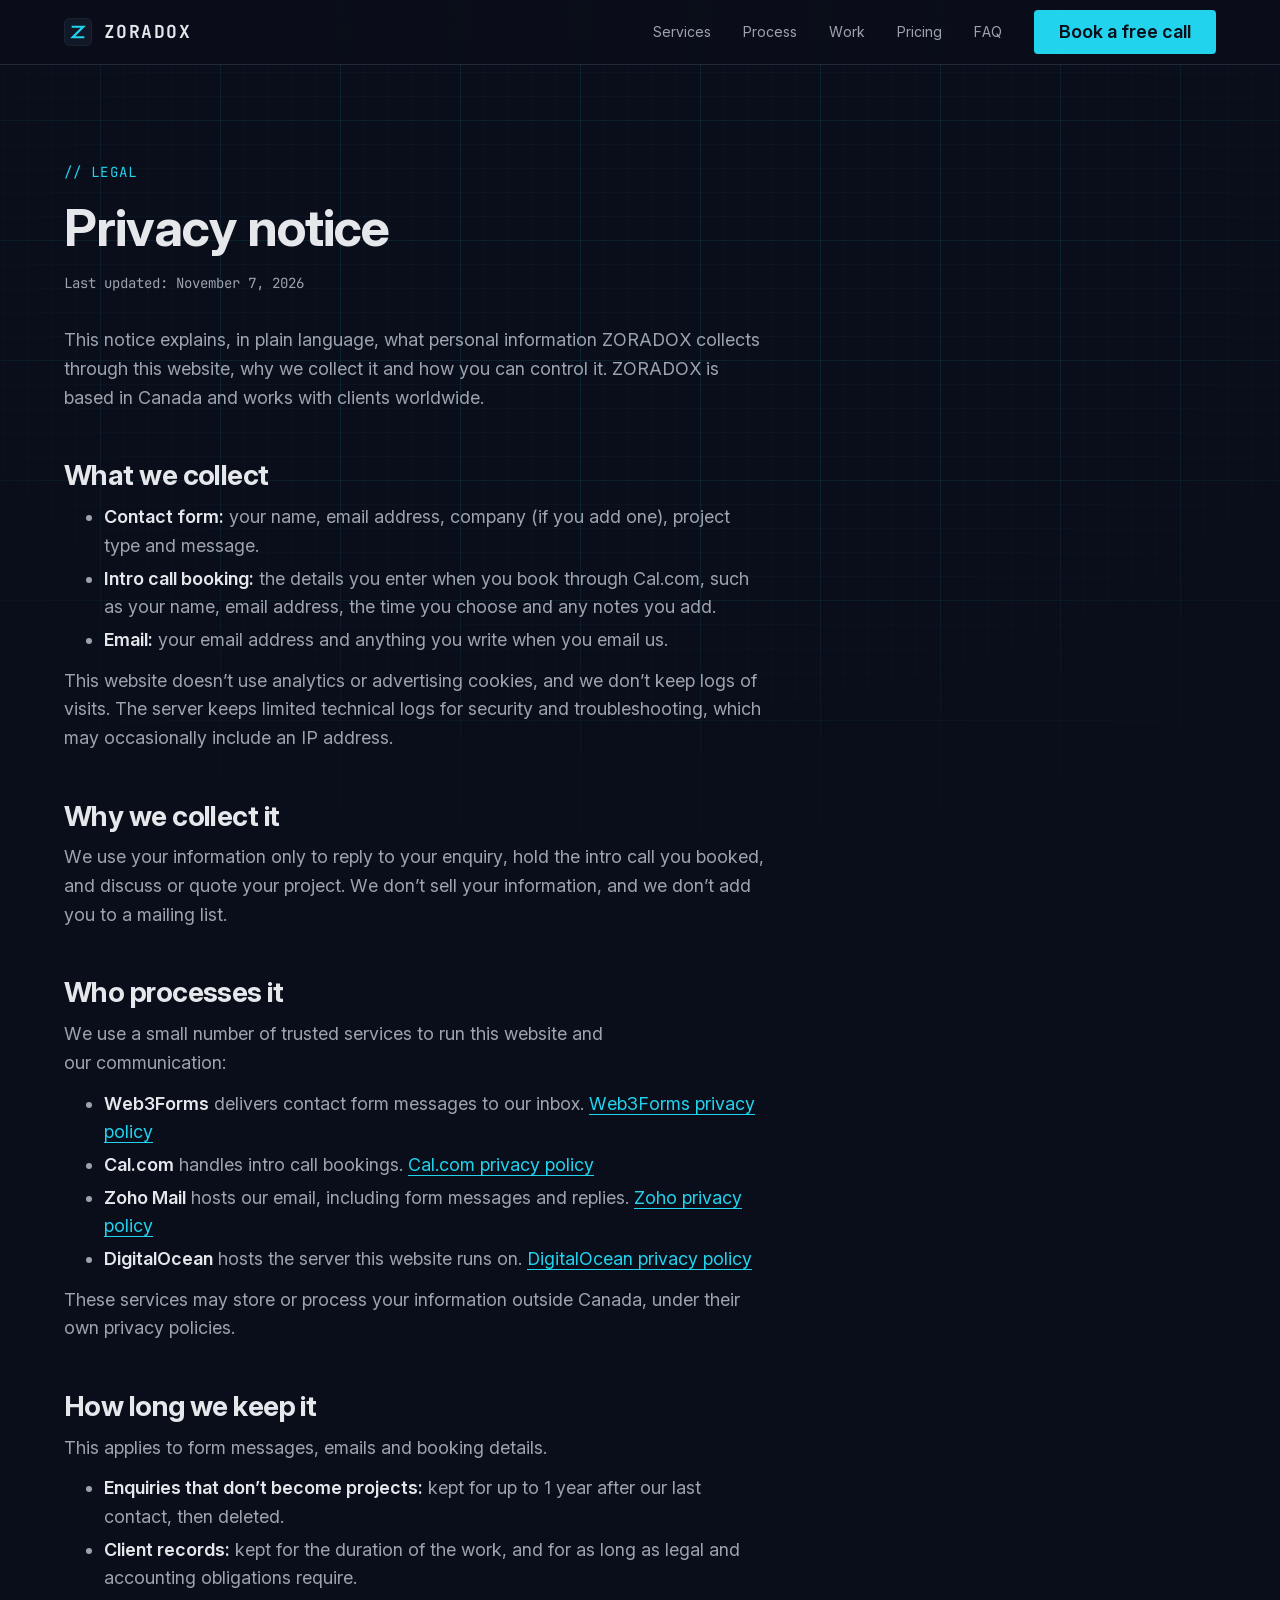
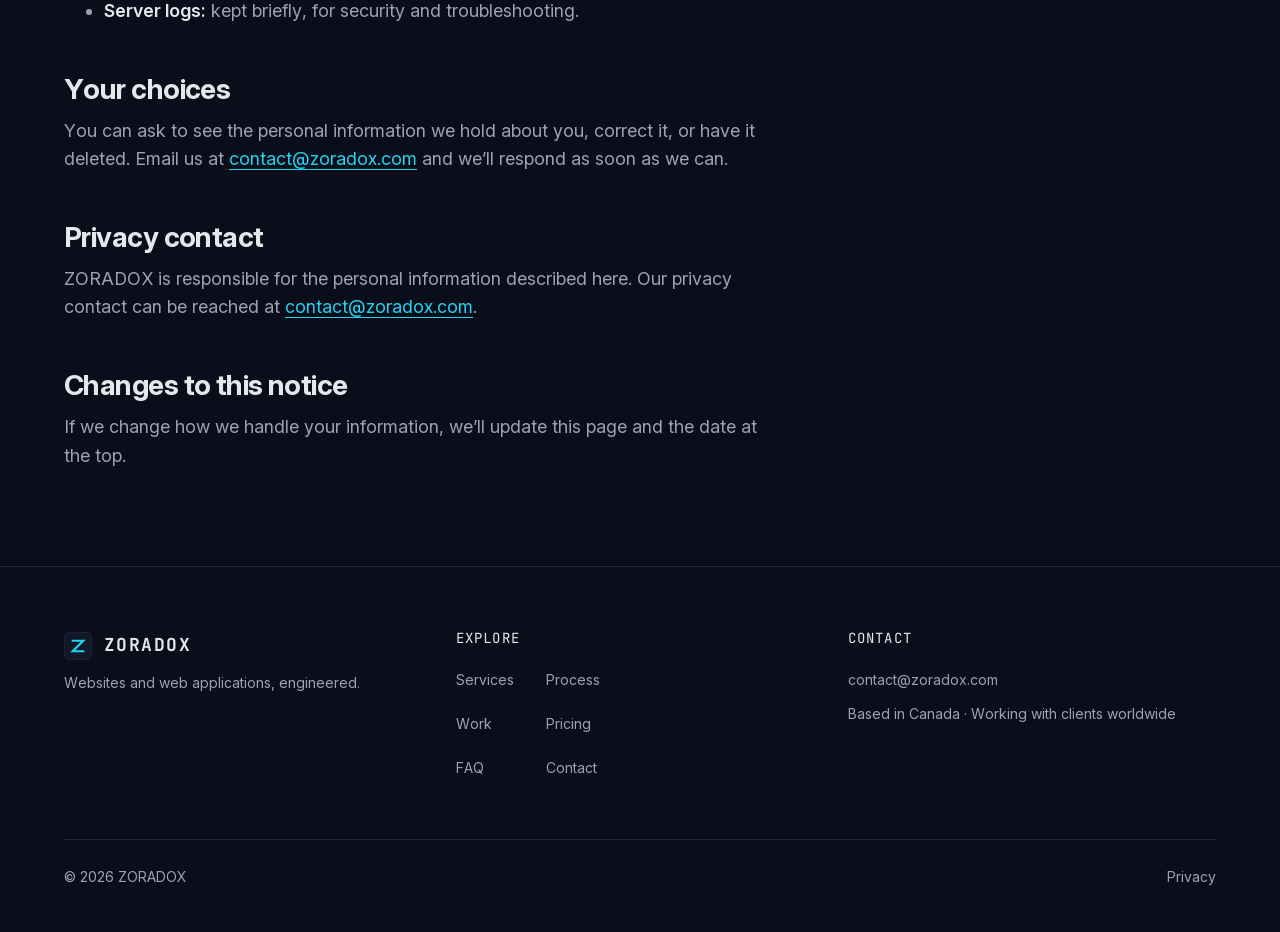
<file: site/privacy.html>
<!doctype html>
<html lang="en">
<head>
  <meta charset="utf-8">
  <meta name="viewport" content="width=device-width, initial-scale=1">

  <title>Privacy notice — ZORADOX</title>
  <meta name="description" content="How ZORADOX handles the personal information you share through our contact form, intro call booking and email.">
  <link rel="canonical" href="https://zoradox.com/privacy.html">
  <meta name="robots" content="index, follow">
  <meta name="theme-color" content="#0A0E1A">
  <meta name="color-scheme" content="dark">

  <script>document.documentElement.classList.add("js");</script>

  <link rel="preload" href="assets/fonts/inter-var.woff2" as="font" type="font/woff2" crossorigin>
  <link rel="stylesheet" href="css/styles.css">

  <link rel="icon" href="assets/icons/favicon.ico" sizes="32x32">
  <link rel="icon" href="assets/icons/favicon.svg" type="image/svg+xml">
  <link rel="apple-touch-icon" href="assets/icons/apple-touch-icon.png">

  <script type="module" src="js/main.js"></script>
</head>
<body>
  <a class="skip-link" href="#main">Skip to content</a>

  <!-- ===== HEADER ===== -->
  <header class="header" id="header">
    <div class="container header__inner">
      <a class="header__logo" href="/">
        <svg class="header__logo-mark" width="28" height="28" viewBox="0 0 32 32" aria-hidden="true" focusable="false">
          <rect x="0.5" y="0.5" width="31" height="31" rx="6"/>
          <path d="M10 10h12L10 22h12" fill="none" stroke-width="2.5" stroke-linecap="square"/>
        </svg>
        ZORADOX
      </a>

      <button class="header__toggle" type="button" aria-expanded="false" aria-controls="header-nav">
        <span class="header__toggle-icon" aria-hidden="true"></span>
        <span class="visually-hidden">Menu</span>
      </button>

      <nav class="header__nav" id="header-nav" aria-label="Main">
        <ul class="header__list" role="list">
          <li><a class="header__link" href="/#services">Services</a></li>
          <li><a class="header__link" href="/#process">Process</a></li>
          <li><a class="header__link" href="/#work">Work</a></li>
          <li><a class="header__link" href="/#pricing">Pricing</a></li>
          <li><a class="header__link" href="/#faq">FAQ</a></li>
        </ul>
        <a class="btn btn--primary header__cta" href="/#contact">Book a free call</a>
      </nav>
    </div>
  </header>

  <main id="main" tabindex="-1">
    <article class="privacy" aria-labelledby="privacy-title">
      <div class="container">
        <div class="privacy__inner">
          <p class="section-label"><span aria-hidden="true">// </span>Legal</p>
          <h1 class="privacy__title" id="privacy-title">Privacy notice</h1>
          <p class="privacy__updated">Last updated: <time datetime="2026-11-07">November 7, 2026</time></p>

          <div class="privacy__content">
            <p>
              This notice explains, in plain language, what personal information ZORADOX collects
              through this website, why we collect it and how you can control it. ZORADOX is based
              in Canada and works with clients worldwide.
            </p>

            <h2>What we collect</h2>
            <ul>
              <li><strong>Contact form:</strong> your name, email address, company (if you add one), project type and message.</li>
              <li><strong>Intro call booking:</strong> the details you enter when you book through Cal.com, such as your name, email address, the time you choose and any notes you add.</li>
              <li><strong>Email:</strong> your email address and anything you write when you email us.</li>
            </ul>
            <p>
              This website doesn’t use analytics or advertising cookies, and we don’t keep logs of
              visits. The server keeps limited technical logs for security and troubleshooting,
              which may occasionally include an IP address.
            </p>

            <h2>Why we collect it</h2>
            <p>
              We use your information only to reply to your enquiry, hold the intro call you booked,
              and discuss or quote your project. We don’t sell your information, and we don’t add you
              to a mailing list.
            </p>

            <h2>Who processes it</h2>
            <p>We use a small number of trusted services to run this website and our communication:</p>
            <ul>
              <li><strong>Web3Forms</strong> delivers contact form messages to our inbox. <a href="https://web3forms.com/privacy">Web3Forms privacy policy</a></li>
              <li><strong>Cal.com</strong> handles intro call bookings. <a href="https://cal.com/privacy">Cal.com privacy policy</a></li>
              <li><strong>Zoho Mail</strong> hosts our email, including form messages and replies. <a href="https://www.zoho.com/privacy.html">Zoho privacy policy</a></li>
              <li><strong>DigitalOcean</strong> hosts the server this website runs on. <a href="https://www.digitalocean.com/legal/privacy-policy">DigitalOcean privacy policy</a></li>
            </ul>
            <p>
              These services may store or process your information outside Canada, under their own
              privacy policies.
            </p>

            <h2>How long we keep it</h2>
            <p>This applies to form messages, emails and booking details.</p>
            <ul>
              <li><strong>Enquiries that don’t become projects:</strong> kept for up to 1 year after our last contact, then deleted.</li>
              <li><strong>Client records:</strong> kept for the duration of the work, and for as long as legal and accounting obligations require.</li>
              <li><strong>Server logs:</strong> kept briefly, for security and troubleshooting.</li>
            </ul>

            <h2>Your choices</h2>
            <p>
              You can ask to see the personal information we hold about you, correct it, or have it
              deleted. Email us at <a href="mailto:contact@zoradox.com">contact@zoradox.com</a> and
              we’ll respond as soon as we can.
            </p>

            <h2>Privacy contact</h2>
            <p>
              ZORADOX is responsible for the personal information described here. Our privacy
              contact can be reached at <a href="mailto:contact@zoradox.com">contact@zoradox.com</a>.
            </p>

            <h2>Changes to this notice</h2>
            <p>
              If we change how we handle your information, we’ll update this page and the date at
              the top.
            </p>
          </div>
        </div>
      </div>
    </article>
  </main>

  <!-- ===== FOOTER ===== -->
  <footer class="footer" id="footer">
    <div class="container">
      <div class="footer__grid">
        <div class="footer__brand">
          <a class="footer__logo" href="/">
            <svg class="footer__logo-mark" width="28" height="28" viewBox="0 0 32 32" aria-hidden="true" focusable="false">
              <rect x="0.5" y="0.5" width="31" height="31" rx="6"/>
              <path d="M10 10h12L10 22h12" fill="none" stroke-width="2.5" stroke-linecap="square"/>
            </svg>
            ZORADOX
          </a>
          <p class="footer__tagline">Websites and web applications, engineered.</p>
        </div>

        <nav class="footer__nav" aria-label="Footer">
          <h2 class="footer__heading">Explore</h2>
          <ul class="footer__list" role="list">
            <li><a class="footer__link" href="/#services">Services</a></li>
            <li><a class="footer__link" href="/#process">Process</a></li>
            <li><a class="footer__link" href="/#work">Work</a></li>
            <li><a class="footer__link" href="/#pricing">Pricing</a></li>
            <li><a class="footer__link" href="/#faq">FAQ</a></li>
            <li><a class="footer__link" href="/#contact">Contact</a></li>
          </ul>
        </nav>

        <div class="footer__contact">
          <h2 class="footer__heading">Contact</h2>
          <p><a class="footer__link" href="mailto:contact@zoradox.com">contact@zoradox.com</a></p>
          <p class="footer__location">Based in Canada · Working with clients worldwide</p>
        </div>
      </div>

      <div class="footer__bottom">
        <p>© 2026 ZORADOX</p>
        <a class="footer__link" href="privacy.html" aria-current="page">Privacy</a>
      </div>
    </div>
  </footer>
</body>
</html>
</file>
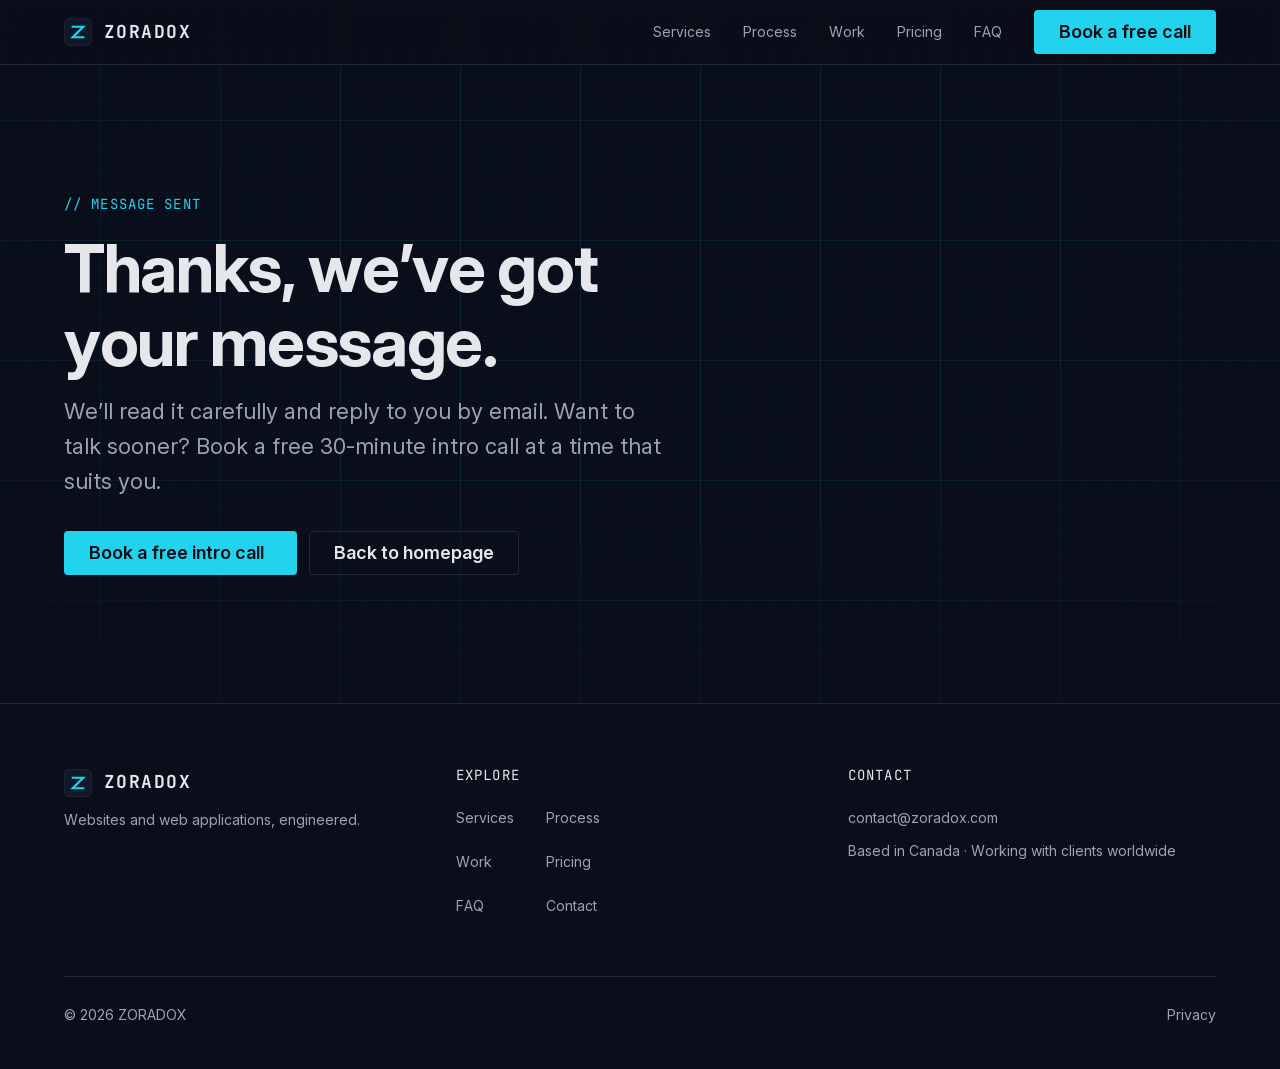
<file: site/thank-you.html>
<!doctype html>
<html lang="en">
<head>
  <meta charset="utf-8">
  <meta name="viewport" content="width=device-width, initial-scale=1">

  <title>Message sent — ZORADOX</title>
  <meta name="description" content="Thanks for contacting ZORADOX. We’ve received your message.">
  <meta name="robots" content="noindex">
  <meta name="theme-color" content="#0A0E1A">
  <meta name="color-scheme" content="dark">

  <script>document.documentElement.classList.add("js");</script>

  <link rel="preload" href="assets/fonts/inter-var.woff2" as="font" type="font/woff2" crossorigin>
  <link rel="stylesheet" href="css/styles.css">

  <link rel="icon" href="assets/icons/favicon.ico" sizes="32x32">
  <link rel="icon" href="assets/icons/favicon.svg" type="image/svg+xml">
  <link rel="apple-touch-icon" href="assets/icons/apple-touch-icon.png">

  <script type="module" src="js/main.js"></script>
</head>
<body>
  <a class="skip-link" href="#main">Skip to content</a>

  <!-- ===== HEADER ===== -->
  <header class="header" id="header">
    <div class="container header__inner">
      <a class="header__logo" href="/">
        <svg class="header__logo-mark" width="28" height="28" viewBox="0 0 32 32" aria-hidden="true" focusable="false">
          <rect x="0.5" y="0.5" width="31" height="31" rx="6"/>
          <path d="M10 10h12L10 22h12" fill="none" stroke-width="2.5" stroke-linecap="square"/>
        </svg>
        ZORADOX
      </a>

      <button class="header__toggle" type="button" aria-expanded="false" aria-controls="header-nav">
        <span class="header__toggle-icon" aria-hidden="true"></span>
        <span class="visually-hidden">Menu</span>
      </button>

      <nav class="header__nav" id="header-nav" aria-label="Main">
        <ul class="header__list" role="list">
          <li><a class="header__link" href="/#services">Services</a></li>
          <li><a class="header__link" href="/#process">Process</a></li>
          <li><a class="header__link" href="/#work">Work</a></li>
          <li><a class="header__link" href="/#pricing">Pricing</a></li>
          <li><a class="header__link" href="/#faq">FAQ</a></li>
        </ul>
        <a class="btn btn--primary header__cta" href="/#contact">Book a free call</a>
      </nav>
    </div>
  </header>

  <main id="main" tabindex="-1">
    <section class="thank-you" aria-labelledby="thank-you-title">
      <div class="container">
        <div class="thank-you__inner">
          <p class="section-label"><span aria-hidden="true">// </span>Message sent</p>
          <h1 class="thank-you__title" id="thank-you-title">Thanks, we’ve got your message.</h1>
          <p class="thank-you__text">
            We’ll read it carefully and reply to you by email. Want to talk sooner?
            Book a free 30&#8209;minute intro call at a time that suits you.
          </p>
          <div class="thank-you__actions">
            <a class="btn btn--primary" href="https://cal.com/zoradox/intro-call" target="_blank" rel="noopener">
              Book a free intro call<span class="visually-hidden"> (opens in a new tab)</span>
            </a>
            <a class="btn btn--ghost" href="/">Back to homepage</a>
          </div>
        </div>
      </div>
    </section>
  </main>

  <!-- ===== FOOTER ===== -->
  <footer class="footer" id="footer">
    <div class="container">
      <div class="footer__grid">
        <div class="footer__brand">
          <a class="footer__logo" href="/">
            <svg class="footer__logo-mark" width="28" height="28" viewBox="0 0 32 32" aria-hidden="true" focusable="false">
              <rect x="0.5" y="0.5" width="31" height="31" rx="6"/>
              <path d="M10 10h12L10 22h12" fill="none" stroke-width="2.5" stroke-linecap="square"/>
            </svg>
            ZORADOX
          </a>
          <p class="footer__tagline">Websites and web applications, engineered.</p>
        </div>

        <nav class="footer__nav" aria-label="Footer">
          <h2 class="footer__heading">Explore</h2>
          <ul class="footer__list" role="list">
            <li><a class="footer__link" href="/#services">Services</a></li>
            <li><a class="footer__link" href="/#process">Process</a></li>
            <li><a class="footer__link" href="/#work">Work</a></li>
            <li><a class="footer__link" href="/#pricing">Pricing</a></li>
            <li><a class="footer__link" href="/#faq">FAQ</a></li>
            <li><a class="footer__link" href="/#contact">Contact</a></li>
          </ul>
        </nav>

        <div class="footer__contact">
          <h2 class="footer__heading">Contact</h2>
          <p><a class="footer__link" href="mailto:contact@zoradox.com">contact@zoradox.com</a></p>
          <p class="footer__location">Based in Canada · Working with clients worldwide</p>
        </div>
      </div>

      <div class="footer__bottom">
        <p>© 2026 ZORADOX</p>
        <a class="footer__link" href="privacy.html">Privacy</a>
      </div>
    </div>
  </footer>
</body>
</html>
</file>
<file: site/css/styles.css>
/* =========================================================
   ZORADOX — styles.css
   Order: fonts → tokens → reset/base → layout utilities
          → shared components → one block per section
   ========================================================= */

/* ===== FONTS ===== */

@font-face {
  font-family: "Inter";
  src: url("../assets/fonts/inter-var.woff2") format("woff2");
  font-weight: 100 900;
  font-style: normal;
  font-display: swap;
}

@font-face {
  font-family: "JetBrains Mono";
  src: url("../assets/fonts/jetbrains-mono-var.woff2") format("woff2");
  font-weight: 100 800;
  font-style: normal;
  font-display: swap;
}

/* Metric-matched fallback: Arial resized to Inter's proportions,
   so the swap to Inter causes no visible layout shift. */
@font-face {
  font-family: "Inter Fallback";
  src: local("Arial");
  size-adjust: 107.12%;
  ascent-override: 90.44%;
  descent-override: 22.52%;
  line-gap-override: 0%;
}

/* ===== TOKENS ===== */

:root {
  /* Color */
  --color-bg:        #0A0E1A;
  --color-surface:   #111827;
  --color-border:    #1F2937;
  --color-text:      #E5E7EB;
  --color-muted:     #9CA3AF;
  --color-accent:    #22D3EE;   /* electric cyan */
  --color-accent-2:  #6366F1;   /* indigo, for gradients only */
  --color-on-accent: #0A0E1A;   /* text on accent backgrounds */
  --color-danger:    #F87171;   /* form errors */
  --color-bg-glass:  rgb(10 14 26 / 0.8);   /* --color-bg, translucent */

  --color-grid-minor: rgb(34 211 238 / 0.035);
  --color-grid-major: rgb(34 211 238 / 0.07);

  /* Typography */
  --font-sans: "Inter", "Inter Fallback", system-ui, -apple-system, "Segoe UI", sans-serif;
  --font-mono: "JetBrains Mono", ui-monospace, "SFMono-Regular", monospace;

  /* Fluid type scale: min @ 360px viewport → max @ 1280px viewport */
  --step--1: clamp(0.8125rem, 0.78rem + 0.15vw, 0.875rem);
  --step-0:  clamp(1rem, 0.96rem + 0.2vw, 1.125rem);
  --step-1:  clamp(1.125rem, 1.05rem + 0.4vw, 1.375rem);
  --step-2:  clamp(1.375rem, 1.23rem + 0.65vw, 1.75rem);
  --step-3:  clamp(1.75rem, 1.5rem + 1.1vw, 2.5rem);
  --step-4:  clamp(2.125rem, 1.7rem + 1.9vw, 3.5rem);
  --step-5:  clamp(2.5rem, 1.85rem + 2.9vw, 4.5rem);

  --leading-tight: 1.1;
  --leading-snug:  1.3;
  --leading-body:  1.6;
  --tracking-mono: 0.08em;

  /* Spacing (4px base) */
  --space-1:  0.25rem;
  --space-2:  0.5rem;
  --space-3:  0.75rem;
  --space-4:  1rem;
  --space-5:  1.5rem;
  --space-6:  2rem;
  --space-7:  3rem;
  --space-8:  4rem;
  --space-9:  6rem;
  --space-10: 8rem;

  --section-space: clamp(var(--space-8), 10vw, var(--space-10));

  /* Layout */
  --container-max: 72rem;   /* 1152px */
  --container-pad: clamp(var(--space-4), 4vw, var(--space-6));
  --header-height: 4rem;
  --z-header: 50;

  /* Shape */
  --radius-sm: 4px;
  --radius-md: 8px;
  --radius-lg: 12px;
  --border: 1px solid var(--color-border);

  /* Blueprint grid */
  --grid-minor: 24px;
  --grid-major: 120px;      /* every 5th line */

  /* Focus */
  --focus-ring: 2px solid var(--color-accent);
  --focus-offset: 3px;

  /* Motion */
  --duration-fast: 150ms;
  --duration-base: 250ms;
  --duration-slow: 600ms;
  --ease-out: cubic-bezier(0.22, 1, 0.36, 1);
}

@media (prefers-reduced-motion: reduce) {
  :root {
    --duration-fast: 0ms;
    --duration-base: 0ms;
    --duration-slow: 0ms;
  }
}

/* ===== RESET ===== */

*,
*::before,
*::after {
  box-sizing: border-box;
}

* {
  margin: 0;
}

html {
  -webkit-text-size-adjust: 100%;
  text-size-adjust: 100%;
  scroll-behavior: smooth;
  scroll-padding-top: calc(var(--header-height) + var(--space-4));
}

img,
picture,
svg,
video {
  display: block;
  max-width: 100%;
  height: auto;
}

input,
button,
textarea,
select {
  font: inherit;
  color: inherit;
}

button {
  cursor: pointer;
}

textarea {
  resize: vertical;
}

p,
h1, h2, h3, h4 {
  overflow-wrap: break-word;
}

ul[role="list"],
ol[role="list"] {
  list-style: none;
  padding: 0;
}

/* ===== BASE ===== */

body {
  min-height: 100vh;
  min-height: 100dvh;
  background-color: var(--color-bg);
  color: var(--color-text);
  font-family: var(--font-sans);
  font-size: var(--step-0);
  line-height: var(--leading-body);
  -webkit-font-smoothing: antialiased;
  -moz-osx-font-smoothing: grayscale;
}

/* Blueprint grid: two layers of 1px lines (minor + major),
   faded toward the edges with a radial mask. Fixed pseudo-element
   so it stays put while content scrolls, with no repaint cost. */
body::before {
  content: "";
  position: fixed;
  inset: 0;
  z-index: -1;
  pointer-events: none;
  background-image:
    linear-gradient(var(--color-grid-major) 1px, transparent 1px),
    linear-gradient(90deg, var(--color-grid-major) 1px, transparent 1px),
    linear-gradient(var(--color-grid-minor) 1px, transparent 1px),
    linear-gradient(90deg, var(--color-grid-minor) 1px, transparent 1px);
  background-size:
    var(--grid-major) var(--grid-major),
    var(--grid-major) var(--grid-major),
    var(--grid-minor) var(--grid-minor),
    var(--grid-minor) var(--grid-minor);
  background-position: center top;
  mask-image: radial-gradient(ellipse 80% 70% at 50% 30%, #000 40%, transparent 100%);
}

h1, h2, h3, h4 {
  font-weight: 700;
  line-height: var(--leading-tight);
  letter-spacing: -0.02em;
  text-wrap: balance;
}

h1 { font-size: var(--step-5); }
h2 { font-size: var(--step-4); }
h3 { font-size: var(--step-2); line-height: var(--leading-snug); }
h4 { font-size: var(--step-1); line-height: var(--leading-snug); }

p {
  text-wrap: pretty;
}

a {
  color: var(--color-accent);
  text-decoration-thickness: 1px;
  text-underline-offset: 0.2em;
  transition: color var(--duration-fast) var(--ease-out);
}

a:hover {
  color: var(--color-text);
}

code,
kbd,
pre {
  font-family: var(--font-mono);
  font-size: 0.9em;
}

::selection {
  background-color: var(--color-accent);
  color: var(--color-on-accent);
}

/* ===== FOCUS ===== */

:focus-visible {
  outline: var(--focus-ring);
  outline-offset: var(--focus-offset);
  border-radius: var(--radius-sm);
}

/* Programmatic focus targets (e.g. <main> after skip link) need no ring */
[tabindex="-1"]:focus {
  outline: none;
}

/* ===== LAYOUT UTILITIES ===== */

.container {
  width: 100%;
  max-width: calc(var(--container-max) + 2 * var(--container-pad));
  margin-inline: auto;
  padding-inline: var(--container-pad);
}

.section {
  padding-block: var(--section-space);
}

.section + .section {
  border-top: var(--border);
}

.stack > * + * {
  margin-top: var(--space-4);
}

.visually-hidden {
  position: absolute !important;
  width: 1px;
  height: 1px;
  padding: 0;
  margin: -1px;
  overflow: hidden;
  clip: rect(0 0 0 0);
  white-space: nowrap;
  border: 0;
}

/* ===== SHARED COMPONENTS ===== */

/* Skip link: hidden until focused by keyboard */
.skip-link {
  position: absolute;
  top: var(--space-3);
  left: var(--space-3);
  z-index: 100;
  padding: var(--space-2) var(--space-4);
  background-color: var(--color-accent);
  color: var(--color-on-accent);
  font-weight: 600;
  text-decoration: none;
  border-radius: var(--radius-sm);
  transform: translateY(-200%);
  transition: transform var(--duration-fast) var(--ease-out);
}

.skip-link:focus-visible {
  transform: translateY(0);
}

/* Section label, e.g. "// 01 — SERVICES" */
.section-label {
  display: block;
  margin-bottom: var(--space-4);
  font-family: var(--font-mono);
  font-size: var(--step--1);
  letter-spacing: var(--tracking-mono);
  text-transform: uppercase;
  color: var(--color-accent);
}

/* Buttons */
.btn {
  display: inline-flex;
  align-items: center;
  justify-content: center;
  gap: var(--space-2);
  min-height: 2.75rem;          /* 44px touch target */
  padding: var(--space-3) var(--space-5);
  border: 1px solid transparent;
  border-radius: var(--radius-sm);
  font-weight: 600;
  font-size: var(--step-0);
  line-height: 1;
  text-decoration: none;
  transition:
    background-color var(--duration-fast) var(--ease-out),
    border-color var(--duration-fast) var(--ease-out),
    color var(--duration-fast) var(--ease-out);
}

.btn--primary {
  background-color: var(--color-accent);
  color: var(--color-on-accent);
}

.btn--primary:hover {
  background-color: var(--color-text);
  color: var(--color-on-accent);
}

.btn--ghost {
  border-color: var(--color-border);
  color: var(--color-text);
}

.btn--ghost:hover {
  border-color: var(--color-accent);
  color: var(--color-accent);
}

/* Section header: label + h2 + intro, used at the top of each section */
.section-header {
  max-width: 42rem;
  margin-bottom: var(--space-7);
}

.section-header__title {
  margin-bottom: var(--space-4);
}

.section-header__intro {
  font-size: var(--step-1);
  color: var(--color-muted);
}

/* Tag: small mono label for technologies (stack, work) */
.tag {
  padding: var(--space-1) var(--space-3);
  border: var(--border);
  border-radius: var(--radius-sm);
  background-color: var(--color-surface);
  font-family: var(--font-mono);
  font-size: var(--step--1);
}

/* ===== SCROLL REVEAL =====
   Hidden state applies only once reveal.js has run (.reveal-ready)
   and only when the user hasn't asked for reduced motion. */

@media (prefers-reduced-motion: no-preference) {
  .reveal-ready [data-reveal] {
    opacity: 0;
    transform: translateY(1.5rem);
    transition:
      opacity var(--duration-slow) var(--ease-out),
      transform var(--duration-slow) var(--ease-out);
    transition-delay: calc(var(--reveal-index, 0) * 80ms);
  }

  .reveal-ready [data-reveal].is-visible {
    opacity: 1;
    transform: none;
  }
}

/* ===== REDUCED MOTION ===== */

@media (prefers-reduced-motion: reduce) {
  html {
    scroll-behavior: auto;
  }

  *,
  *::before,
  *::after {
    animation-duration: 0.01ms !important;
    animation-iteration-count: 1 !important;
    transition-duration: 0.01ms !important;
  }
}

/* ===== 404 PAGE ===== */

.not-found {
  display: grid;
  place-items: center;
  min-height: 100vh;
  min-height: 100dvh;
  padding-block: var(--space-8);
}

.not-found__inner {
  max-width: 36rem;
}

.not-found__title {
  margin-bottom: var(--space-4);
}

.not-found__text {
  margin-bottom: var(--space-6);
  color: var(--color-muted);
  font-size: var(--step-1);
}

/* ===== THANK-YOU PAGE ===== */

.thank-you {
  padding-block: clamp(var(--space-8), 14vw, var(--space-10));
}

.thank-you__inner {
  max-width: 40rem;
}

.thank-you__title {
  margin-bottom: var(--space-4);
}

.thank-you__text {
  margin-bottom: var(--space-6);
  color: var(--color-muted);
  font-size: var(--step-1);
}

.thank-you__actions {
  display: flex;
  flex-wrap: wrap;
  gap: var(--space-3);
}

/* ===== PRIVACY PAGE ===== */

.privacy {
  padding-block: clamp(var(--space-8), 10vw, var(--space-9));
}

.privacy__inner {
  max-width: 44rem;
}

.privacy__title {
  margin-bottom: var(--space-4);
  font-size: var(--step-4);
}

.privacy__updated {
  margin-bottom: var(--space-6);
  font-family: var(--font-mono);
  font-size: var(--step--1);
  color: var(--color-muted);
}

.privacy__content h2 {
  margin-top: var(--space-7);
  margin-bottom: var(--space-3);
  font-size: var(--step-2);
}

.privacy__content p,
.privacy__content ul {
  color: var(--color-muted);
}

.privacy__content p + p,
.privacy__content p + ul,
.privacy__content ul + p {
  margin-top: var(--space-3);
}

.privacy__content li + li {
  margin-top: var(--space-1);
}

.privacy__content strong {
  color: var(--color-text);
  font-weight: 600;
}

/* ===== SECTIONS =====
   One block per section, in page order:
   HEADER → HERO → AUDIENCES → SERVICES → PROCESS → STACK
   → WORK → PRICING → FAQ → CONTACT → FOOTER */

/* ===== HEADER ===== */

.header {
  position: sticky;
  top: 0;
  z-index: var(--z-header);
  border-bottom: var(--border);
  background-color: var(--color-bg-glass);
  -webkit-backdrop-filter: blur(12px);
  backdrop-filter: blur(12px);
}

.header__inner {
  display: flex;
  flex-wrap: wrap;
  align-items: center;
  justify-content: space-between;
  column-gap: var(--space-6);
  min-height: var(--header-height);
}

.header__logo {
  display: inline-flex;
  align-items: center;
  gap: var(--space-3);
  font-family: var(--font-mono);
  font-weight: 700;
  letter-spacing: var(--tracking-mono);
  color: var(--color-text);
  text-decoration: none;
}

.header__logo:hover {
  color: var(--color-text);
}

.header__logo-mark rect {
  fill: var(--color-surface);
  stroke: var(--color-border);
}

.header__logo-mark path {
  stroke: var(--color-accent);
}

/* No-JS default: links shown in a wrapping row under the logo */
.header__nav {
  display: flex;
  flex-wrap: wrap;
  align-items: center;
  gap: var(--space-3) var(--space-5);
  width: 100%;
  padding-block: var(--space-3);
}

.header__list {
  display: flex;
  flex-wrap: wrap;
  column-gap: var(--space-5);
}

.header__link {
  display: inline-flex;
  align-items: center;
  min-height: 2.75rem;          /* 44px touch target */
  color: var(--color-muted);
  text-decoration: none;
}

.header__link:hover {
  color: var(--color-text);
}

.header__toggle {
  display: none;
}

/* Hamburger icon: one bar + two pseudo-element bars, morphs into an X */
.header__toggle-icon,
.header__toggle-icon::before,
.header__toggle-icon::after {
  display: block;
  width: 1.25rem;
  height: 2px;
  background-color: currentColor;
  transition: transform var(--duration-base) var(--ease-out),
              background-color var(--duration-fast) var(--ease-out);
}

.header__toggle-icon {
  position: relative;
}

.header__toggle-icon::before,
.header__toggle-icon::after {
  content: "";
  position: absolute;
  left: 0;
}

.header__toggle-icon::before { top: -0.375rem; }
.header__toggle-icon::after  { top: 0.375rem; }

.header__toggle[aria-expanded="true"] .header__toggle-icon {
  background-color: transparent;
}

.header__toggle[aria-expanded="true"] .header__toggle-icon::before {
  transform: translateY(0.375rem) rotate(45deg);
}

.header__toggle[aria-expanded="true"] .header__toggle-icon::after {
  transform: translateY(-0.375rem) rotate(-45deg);
}

@media (width < 60em) {
  /* Without JS the header grows to fit the links, so don't let it stick */
  :root:not(.js) .header {
    position: static;
  }

  :root:not(.js) .header__inner {
    padding-top: var(--space-3);
  }

  .js .header__toggle {
    display: inline-flex;
    align-items: center;
    justify-content: center;
    width: 2.75rem;
    height: 2.75rem;
    margin-right: calc(var(--space-3) * -1);
    padding: 0;
    border: 0;
    border-radius: var(--radius-sm);
    background: none;
    color: var(--color-text);
  }

  /* Dropdown panel. visibility (not display) lets it fade, and keeps
     closed links out of the tab order. */
  .js .header__nav {
    position: absolute;
    top: 100%;
    left: 0;
    right: 0;
    flex-direction: column;
    align-items: stretch;
    gap: var(--space-5);
    padding: var(--space-3) var(--container-pad) var(--space-6);
    border-bottom: var(--border);
    background-color: var(--color-bg);
    visibility: hidden;
    opacity: 0;
    transform: translateY(-0.5rem);
    transition:
      opacity var(--duration-base) var(--ease-out),
      transform var(--duration-base) var(--ease-out),
      visibility 0s linear var(--duration-base);
  }

  .js .header--open .header__nav {
    visibility: visible;
    opacity: 1;
    transform: none;
    transition-delay: 0s;
  }

  .js .header__list {
    flex-direction: column;
  }

  .js .header__link {
    width: 100%;
    min-height: 3.25rem;
    border-bottom: var(--border);
    font-size: var(--step-1);
  }
}

@media (width >= 60em) {
  .header__nav {
    flex-wrap: nowrap;
    gap: var(--space-6);
    width: auto;
    padding-block: 0;
  }

  .header__list {
    flex-wrap: nowrap;
    column-gap: var(--space-6);
  }

  .header__link {
    font-size: var(--step--1);
  }
}

/* ===== HERO ===== */

.hero {
  position: relative;
  isolation: isolate;
  padding-block: clamp(var(--space-8), 14vw, var(--space-10)) var(--space-6);
}

/* Soft cyan/indigo glow behind the headline */
.hero::before {
  content: "";
  position: absolute;
  inset: 0;
  z-index: -1;
  pointer-events: none;
  background:
    radial-gradient(40rem 24rem at 10% 0%,
      color-mix(in srgb, var(--color-accent) 10%, transparent), transparent 70%),
    radial-gradient(36rem 24rem at 90% 15%,
      color-mix(in srgb, var(--color-accent-2) 12%, transparent), transparent 70%);
}

.hero__content {
  max-width: 50rem;
}

.hero__title {
  max-width: 20ch;
  margin-bottom: var(--space-5);
}

.hero__highlight {
  background-image: linear-gradient(90deg, var(--color-accent), var(--color-accent-2));
  -webkit-background-clip: text;
  background-clip: text;
  color: transparent;
}

.hero__subline {
  max-width: 40rem;
  margin-bottom: var(--space-6);
  font-size: var(--step-1);
  color: var(--color-muted);
}

.hero__actions {
  display: flex;
  flex-wrap: wrap;
  gap: var(--space-3);
}

/* ===== AUDIENCES ===== */

.audiences__grid {
  display: grid;
  grid-template-columns: repeat(auto-fit, minmax(min(100%, 18rem), 1fr));
  gap: var(--space-5);
}

/* Subgrid: each card spans 4 rows (index, title, text, list) and shares
   them with its neighbours, so the same parts line up across cards. */
.audiences__card {
  display: grid;
  grid-row: span 4;
  grid-template-rows: subgrid;
  row-gap: 0;
  padding: var(--space-6);
  border: var(--border);
  border-radius: var(--radius-md);
  background-color: var(--color-surface);
}

.audiences__index {
  margin-bottom: var(--space-5);
  font-family: var(--font-mono);
  font-size: var(--step--1);
  letter-spacing: var(--tracking-mono);
  color: var(--color-accent);
}

.audiences__title {
  margin-bottom: var(--space-3);
}

.audiences__text {
  margin-bottom: var(--space-5);
  color: var(--color-muted);
}

.audiences__list {
  padding-top: var(--space-5);
  border-top: var(--border);
  font-size: var(--step--1);
}

.audiences__list li {
  display: flex;
  gap: var(--space-3);
}

.audiences__list li + li {
  margin-top: var(--space-2);
}

.audiences__list li::before {
  content: "→";
  color: var(--color-accent);
}

/* ===== SERVICES ===== */

.services__grid {
  display: grid;
  grid-template-columns: repeat(auto-fit, minmax(min(100%, 18rem), 1fr));
  gap: var(--space-5);
}

.services__card {
  padding: var(--space-6);
  border: var(--border);
  border-radius: var(--radius-md);
  background-color: var(--color-surface);
}

.services__icon {
  box-sizing: content-box;
  margin-bottom: var(--space-5);
  padding: var(--space-3);
  border: var(--border);
  border-radius: var(--radius-sm);
  color: var(--color-accent);
}

.services__title {
  margin-bottom: var(--space-3);
}

.services__text {
  color: var(--color-muted);
}

/* ===== PROCESS ===== */

/* Timeline: each step draws its own dot (::before) and the line
   segment to the next step (::after). Vertical on mobile. */
.process__steps {
  display: grid;
  gap: var(--space-6);
}

.process__step {
  position: relative;
  padding-left: var(--space-7);
}

.process__step::before {
  content: "";
  position: absolute;
  top: 0.25rem;
  left: 0;
  z-index: 1;
  width: 0.75rem;
  height: 0.75rem;
  border: 1px solid var(--color-accent);
  border-radius: 50%;
  background-color: var(--color-bg);
}

.process__step::after {
  content: "";
  position: absolute;
  top: 1rem;
  bottom: calc(-1 * var(--space-6) - 0.25rem);
  left: calc(0.375rem - 0.5px);
  width: 1px;
  background-color: var(--color-border);
}

.process__step:last-child::after {
  display: none;
}

.process__index {
  margin-bottom: var(--space-2);
  font-family: var(--font-mono);
  font-size: var(--step--1);
  letter-spacing: var(--tracking-mono);
  color: var(--color-accent);
}

.process__title {
  margin-bottom: var(--space-2);
}

.process__text {
  color: var(--color-muted);
}

@media (width >= 64em) {
  .process__steps {
    grid-template-columns: repeat(5, 1fr);
    gap: var(--space-5);
  }

  .process__step {
    padding-top: var(--space-6);
    padding-left: 0;
  }

  .process__step::before {
    top: 0;
  }

  .process__step::after {
    top: calc(0.375rem - 0.5px);
    right: calc(-1 * var(--space-5));
    bottom: auto;
    left: 0.75rem;
    width: auto;
    height: 1px;
  }
}

/* ===== STACK ===== */

.stack__groups {
  display: grid;
  grid-template-columns: repeat(auto-fit, minmax(min(100%, 14rem), 1fr));
  gap: var(--space-6) var(--space-5);
}

.stack__group {
  padding-top: var(--space-4);
  border-top: var(--border);
}

.stack__category {
  margin-bottom: var(--space-4);
  font-family: var(--font-mono);
  font-size: var(--step--1);
  font-weight: 400;
  letter-spacing: var(--tracking-mono);
  text-transform: uppercase;
  color: var(--color-muted);
}

.stack__list {
  display: flex;
  flex-wrap: wrap;
  gap: var(--space-2);
}

/* ===== WORK ===== */

.work__grid {
  display: grid;
  grid-template-columns: repeat(auto-fit, minmax(min(100%, 20rem), 1fr));
  gap: var(--space-5);
}

/* Subgrid again: visual, meta, title, context and details line up across cards */
.work__card {
  display: grid;
  grid-row: span 5;
  grid-template-rows: subgrid;
  row-gap: 0;
  overflow: hidden;
  border: var(--border);
  border-radius: var(--radius-md);
  background-color: var(--color-surface);
}

.work__card > :not(.work__visual) {
  padding-inline: var(--space-6);
}

/* Illustration panel: its own finer blueprint grid */
.work__visual {
  display: grid;
  place-items: center;
  padding: var(--space-5);
  border-bottom: var(--border);
  background-color: var(--color-bg);
  background-image:
    linear-gradient(var(--color-grid-major) 1px, transparent 1px),
    linear-gradient(90deg, var(--color-grid-major) 1px, transparent 1px);
  background-size: 16px 16px;
  background-position: center;
}

.work__ill {
  width: 100%;
}

/* SVG shapes take their colors from the tokens */
.work__ill-frame  { fill: var(--color-surface); stroke: var(--color-border); }
.work__ill-line   { fill: none; stroke: var(--color-border); }
.work__ill-grid   { fill: none; stroke: var(--color-border); stroke-dasharray: 2 3; }
.work__ill-cell   { fill: var(--color-bg); stroke: var(--color-border); }
.work__ill-muted  { fill: var(--color-border); }
.work__ill-accent { fill: var(--color-accent); }
.work__ill-soft   { fill: color-mix(in srgb, var(--color-accent) 15%, transparent); stroke: var(--color-accent); }
.work__ill-accent-line { fill: none; stroke: var(--color-accent); stroke-width: 1.5; stroke-linejoin: round; }
.work__ill-route  { fill: none; stroke: var(--color-accent); stroke-dasharray: 3 3; }

.work__meta {
  display: flex;
  flex-direction: column;
  align-items: flex-start;
  gap: var(--space-3);
  padding-top: var(--space-5);
  margin-bottom: var(--space-4);
  font-family: var(--font-mono);
  font-size: var(--step--1);
  letter-spacing: var(--tracking-mono);
  text-transform: uppercase;
}

.work__badge {
  padding: var(--space-1) var(--space-2);
  border: 1px solid var(--color-accent);
  border-radius: var(--radius-sm);
  color: var(--color-accent);
}

.work__audience {
  color: var(--color-muted);
}

.work__title {
  margin-bottom: var(--space-1);
}

.work__context {
  margin-bottom: var(--space-5);
  color: var(--color-muted);
}

.work__details {
  padding-top: var(--space-5);
  padding-bottom: var(--space-6);
  border-top: var(--border);
}

.work__details dt {
  margin-bottom: var(--space-1);
  font-family: var(--font-mono);
  font-size: var(--step--1);
  letter-spacing: var(--tracking-mono);
  text-transform: uppercase;
  color: var(--color-accent);
}

.work__details dd {
  margin: 0 0 var(--space-4);
  color: var(--color-muted);
}

.work__details dd:last-child {
  margin-bottom: 0;
}

.work__tags {
  display: flex;
  flex-wrap: wrap;
  gap: var(--space-2);
  padding-top: var(--space-1);
  color: var(--color-text);
}

.work__cta {
  margin-top: var(--space-7);
  font-size: var(--step-1);
  color: var(--color-muted);
}

.work__cta-link {
  font-weight: 600;
}

/* ===== PRICING ===== */

.pricing__grid {
  display: grid;
  grid-template-columns: repeat(auto-fit, minmax(min(100%, 18rem), 1fr));
  gap: var(--space-5);
}

/* Subgrid: title, summary, details and button line up across cards,
   so the three buttons sit on one line */
.pricing__card {
  display: grid;
  grid-row: span 4;
  grid-template-rows: subgrid;
  row-gap: 0;
  padding: var(--space-6);
  border: var(--border);
  border-radius: var(--radius-md);
  background-color: var(--color-surface);
}

.pricing__title {
  margin-bottom: var(--space-2);
}

.pricing__summary {
  margin-bottom: var(--space-5);
  color: var(--color-muted);
}

.pricing__details {
  padding-top: var(--space-5);
  border-top: var(--border);
}

.pricing__details dt {
  margin-bottom: var(--space-1);
  font-family: var(--font-mono);
  font-size: var(--step--1);
  letter-spacing: var(--tracking-mono);
  text-transform: uppercase;
  color: var(--color-accent);
}

.pricing__details dd {
  margin: 0 0 var(--space-4);
  color: var(--color-muted);
}

.pricing__list li {
  display: flex;
  gap: var(--space-3);
  color: var(--color-text);
}

.pricing__list li + li {
  margin-top: var(--space-1);
}

.pricing__list li::before {
  content: "→";
  color: var(--color-accent);
}

.pricing__cta {
  align-self: end;
  margin-top: var(--space-4);
}

.pricing__note {
  max-width: 48rem;
  margin-top: var(--space-7);
  font-size: var(--step-1);
  color: var(--color-muted);
}

.pricing__note-link {
  font-weight: 600;
  white-space: nowrap;
}

/* ===== FAQ ===== */

.faq__layout {
  display: grid;
  gap: var(--space-6);
}

/* The grid gap spaces header and list, so drop the shared header margin */
.faq__header {
  margin-bottom: 0;
}

.faq__list {
  border-top: var(--border);
}

.faq__item {
  border-bottom: var(--border);
}

/* Remove the browser's default triangle; we draw our own +/− icon */
.faq__question {
  display: flex;
  align-items: center;
  justify-content: space-between;
  gap: var(--space-5);
  min-height: 2.75rem;
  padding-block: var(--space-5);
  font-size: var(--step-1);
  font-weight: 600;
  line-height: var(--leading-snug);
  list-style: none;
  cursor: pointer;
  transition: color var(--duration-fast) var(--ease-out);
}

.faq__question::-webkit-details-marker {
  display: none;
}

.faq__question:hover {
  color: var(--color-accent);
}

/* Keep the focus ring inside the row, so it doesn't overlap the open answer */
.faq__question:focus-visible {
  outline-offset: 0;
}

/* Plus icon: two gradient bars. When open, the vertical bar shrinks
   to zero height, leaving a minus. background-size is animatable. */
.faq__question::after {
  content: "";
  flex-shrink: 0;
  width: 0.875rem;
  height: 0.875rem;
  background-image:
    linear-gradient(var(--color-accent), var(--color-accent)),
    linear-gradient(var(--color-accent), var(--color-accent));
  background-position: center;
  background-repeat: no-repeat;
  background-size: 100% 1.5px, 1.5px 100%;
  transition: background-size var(--duration-base) var(--ease-out);
}

.faq__item[open] > .faq__question::after {
  background-size: 100% 1.5px, 1.5px 0%;
}

.faq__answer {
  max-width: 42rem;
  padding-bottom: var(--space-5);
  color: var(--color-muted);
}

.faq__points li {
  display: flex;
  gap: var(--space-3);
}

.faq__points li + li {
  margin-top: var(--space-1);
}

.faq__points li::before {
  content: "→";
  color: var(--color-accent);
}

@media (width >= 64em) {
  .faq__layout {
    grid-template-columns: minmax(0, 2fr) minmax(0, 3fr);
    gap: var(--space-8);
    align-items: start;
  }

  /* Header stays in view while the questions scroll past */
  .faq__header {
    position: sticky;
    top: calc(var(--header-height) + var(--space-6));
  }
}

/* ===== CONTACT ===== */

.contact__grid {
  display: grid;
  gap: var(--space-5);
}

.contact__card {
  padding: var(--space-6);
  border: var(--border);
  border-radius: var(--radius-md);
  background-color: var(--color-surface);
}

/* The booking path gets the soft hero glow, so it reads as the main option */
.contact__card--call {
  background-image: radial-gradient(28rem 16rem at 0% 0%,
    color-mix(in srgb, var(--color-accent) 8%, transparent), transparent 70%);
}

.contact__kicker {
  margin-bottom: var(--space-4);
  font-family: var(--font-mono);
  font-size: var(--step--1);
  letter-spacing: var(--tracking-mono);
  text-transform: uppercase;
  color: var(--color-accent);
}

.contact__title {
  margin-bottom: var(--space-3);
}

.contact__text {
  margin-bottom: var(--space-6);
  color: var(--color-muted);
}

.contact__details {
  margin-top: var(--space-6);
  padding-top: var(--space-5);
  border-top: var(--border);
}

.contact__details dt {
  margin-bottom: var(--space-1);
  font-family: var(--font-mono);
  font-size: var(--step--1);
  letter-spacing: var(--tracking-mono);
  text-transform: uppercase;
  color: var(--color-muted);
}

.contact__details dd {
  margin: 0 0 var(--space-4);
}

.contact__details dd:last-child {
  margin-bottom: 0;
}

/* --- Form --- */

.contact__note {
  margin-block: var(--space-2) var(--space-5);
  font-size: var(--step--1);
  color: var(--color-muted);
}

.contact__fields {
  display: grid;
  grid-template-columns: repeat(auto-fit, minmax(min(100%, 14rem), 1fr));
  gap: var(--space-5) var(--space-4);
}

.contact__field--full {
  grid-column: 1 / -1;
}

.contact__label {
  display: block;
  margin-bottom: var(--space-2);
  font-size: var(--step--1);
  font-weight: 600;
}

.contact__optional {
  font-weight: 400;
  color: var(--color-muted);
}

.contact__input {
  display: block;
  width: 100%;
  min-height: 2.75rem;          /* 44px touch target */
  padding: var(--space-2) var(--space-3);
  border: var(--border);
  border-radius: var(--radius-sm);
  background-color: var(--color-bg);
  transition: border-color var(--duration-fast) var(--ease-out);
}

.contact__input:hover {
  border-color: var(--color-muted);
}

.contact__input:focus-visible {
  outline-offset: 0;
  border-color: var(--color-accent);
}

.contact__input[aria-invalid="true"] {
  border-color: var(--color-danger);
}

.contact__textarea {
  min-height: 9rem;
}

/* Custom chevron: the native arrow is removed, a rotated bordered
   square is drawn in its place, so it uses our colors. */
.contact__select {
  position: relative;
}

.contact__select select {
  appearance: none;
  padding-right: var(--space-7);
  cursor: pointer;
}

.contact__select::after {
  content: "";
  position: absolute;
  top: 50%;
  right: var(--space-4);
  width: 0.5rem;
  height: 0.5rem;
  border-right: 1.5px solid var(--color-muted);
  border-bottom: 1.5px solid var(--color-muted);
  transform: translateY(-70%) rotate(45deg);
  pointer-events: none;
}

.contact__error {
  margin-top: var(--space-2);
  font-size: var(--step--1);
  color: var(--color-danger);
}

.contact__error:empty {
  display: none;
}

.contact__actions {
  display: flex;
  flex-wrap: wrap;
  align-items: center;
  gap: var(--space-4);
  margin-top: var(--space-6);
}

.contact__submit[aria-disabled="true"] {
  opacity: 0.7;
  cursor: progress;
}

.contact__status {
  flex: 1 1 16rem;
  font-size: var(--step--1);
}

.contact__status--success { color: var(--color-accent); }
.contact__status--error   { color: var(--color-danger); }

.contact__privacy {
  margin-top: var(--space-5);
  font-size: var(--step--1);
  color: var(--color-muted);
}

@media (width >= 64em) {
  .contact__grid {
    grid-template-columns: minmax(0, 2fr) minmax(0, 3fr);
    align-items: start;
  }
}

/* ===== FOOTER ===== */

.footer {
  padding-block: var(--space-8) var(--space-6);
  border-top: var(--border);
  background-color: var(--color-bg);
  font-size: var(--step--1);
  color: var(--color-muted);
}

.footer__grid {
  display: grid;
  grid-template-columns: repeat(auto-fit, minmax(min(100%, 14rem), 1fr));
  gap: var(--space-6) var(--space-5);
}

.footer__logo {
  display: inline-flex;
  align-items: center;
  gap: var(--space-3);
  margin-bottom: var(--space-3);
  font-family: var(--font-mono);
  font-size: var(--step-0);
  font-weight: 700;
  letter-spacing: var(--tracking-mono);
  color: var(--color-text);
  text-decoration: none;
}

.footer__logo:hover {
  color: var(--color-text);
}

.footer__logo-mark rect {
  fill: var(--color-surface);
  stroke: var(--color-border);
}

.footer__logo-mark path {
  stroke: var(--color-accent);
}

.footer__heading {
  margin-bottom: var(--space-3);
  font-family: var(--font-mono);
  font-size: var(--step--1);
  font-weight: 400;
  letter-spacing: var(--tracking-mono);
  text-transform: uppercase;
  color: var(--color-text);
}

.footer__list {
  display: grid;
  grid-template-columns: repeat(2, max-content);
  column-gap: var(--space-6);
}

.footer__link {
  display: inline-flex;
  align-items: center;
  min-height: 2.75rem;          /* 44px touch target */
  color: var(--color-muted);
  text-decoration: none;
}

.footer__link:hover {
  color: var(--color-accent);
}

.footer__bottom {
  display: flex;
  flex-wrap: wrap;
  align-items: center;
  justify-content: space-between;
  gap: var(--space-2) var(--space-5);
  margin-top: var(--space-7);
  padding-top: var(--space-4);
  border-top: var(--border);
}
</file>
